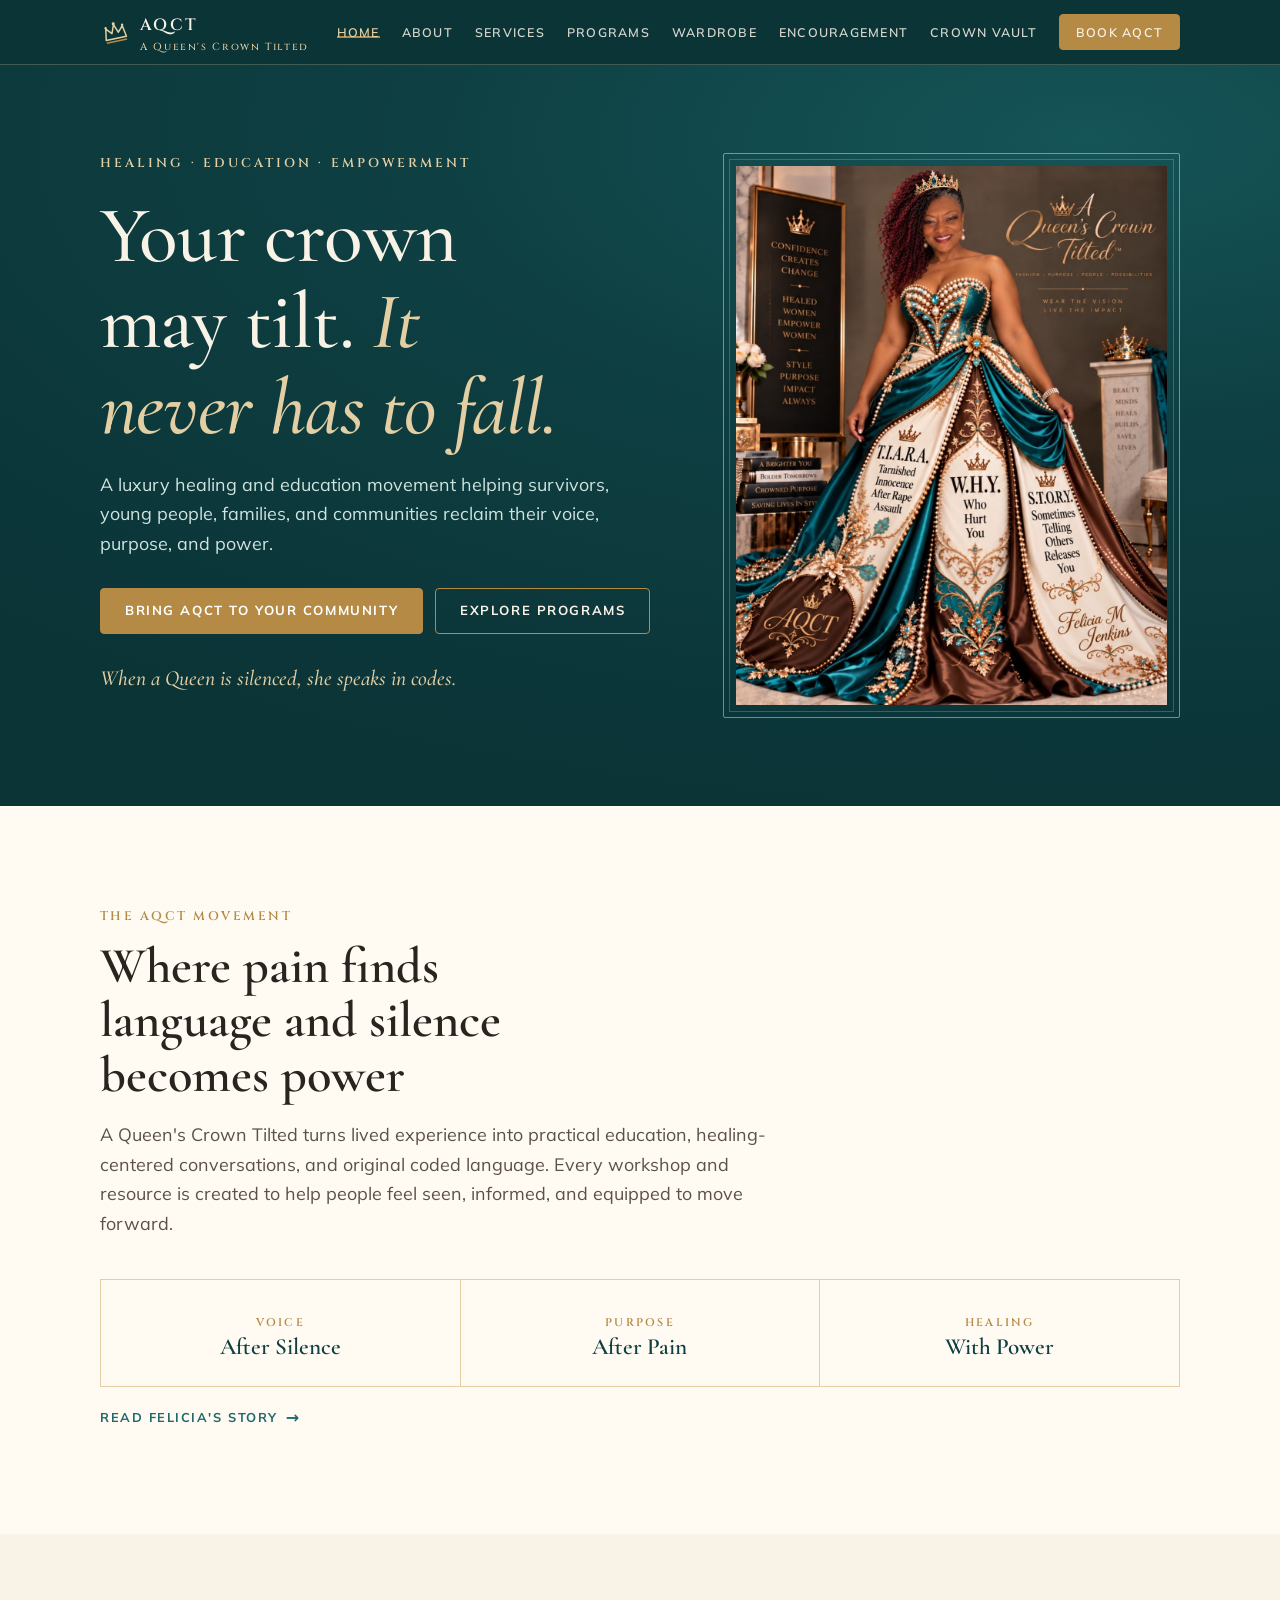
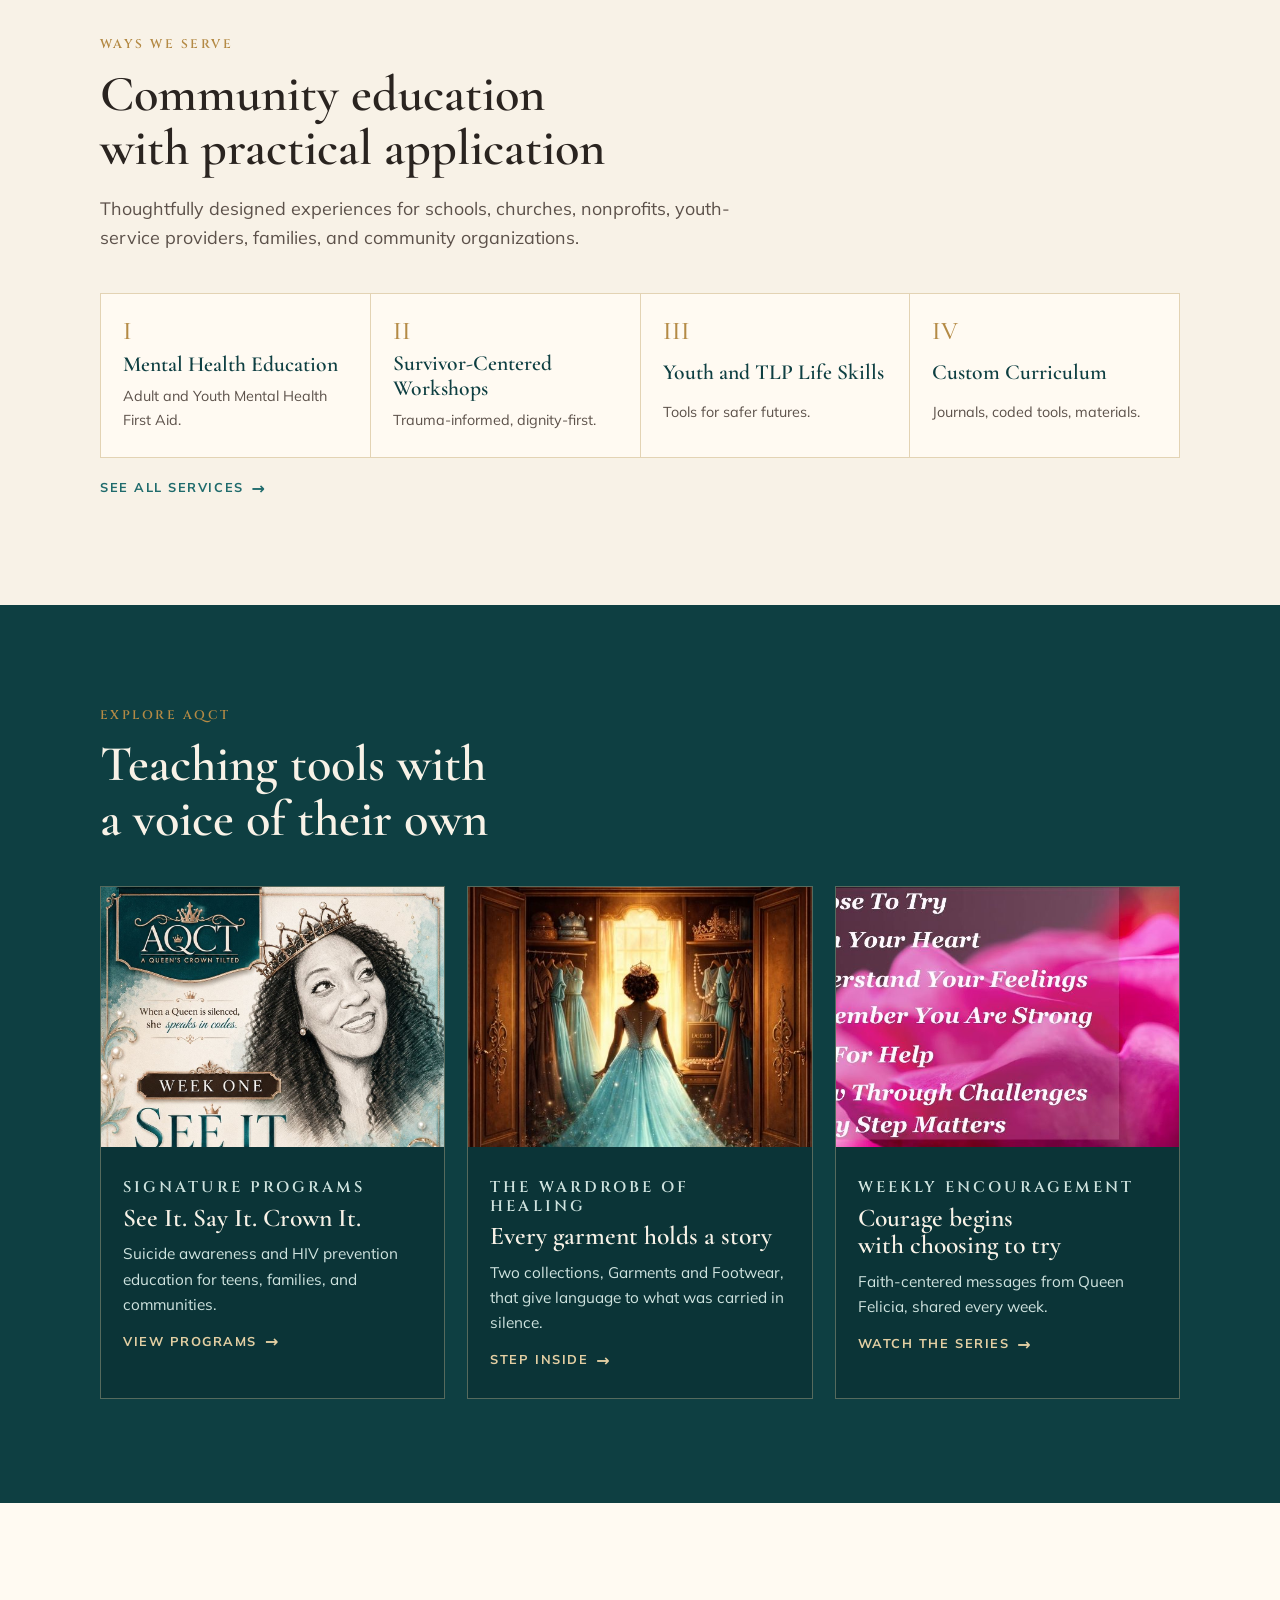
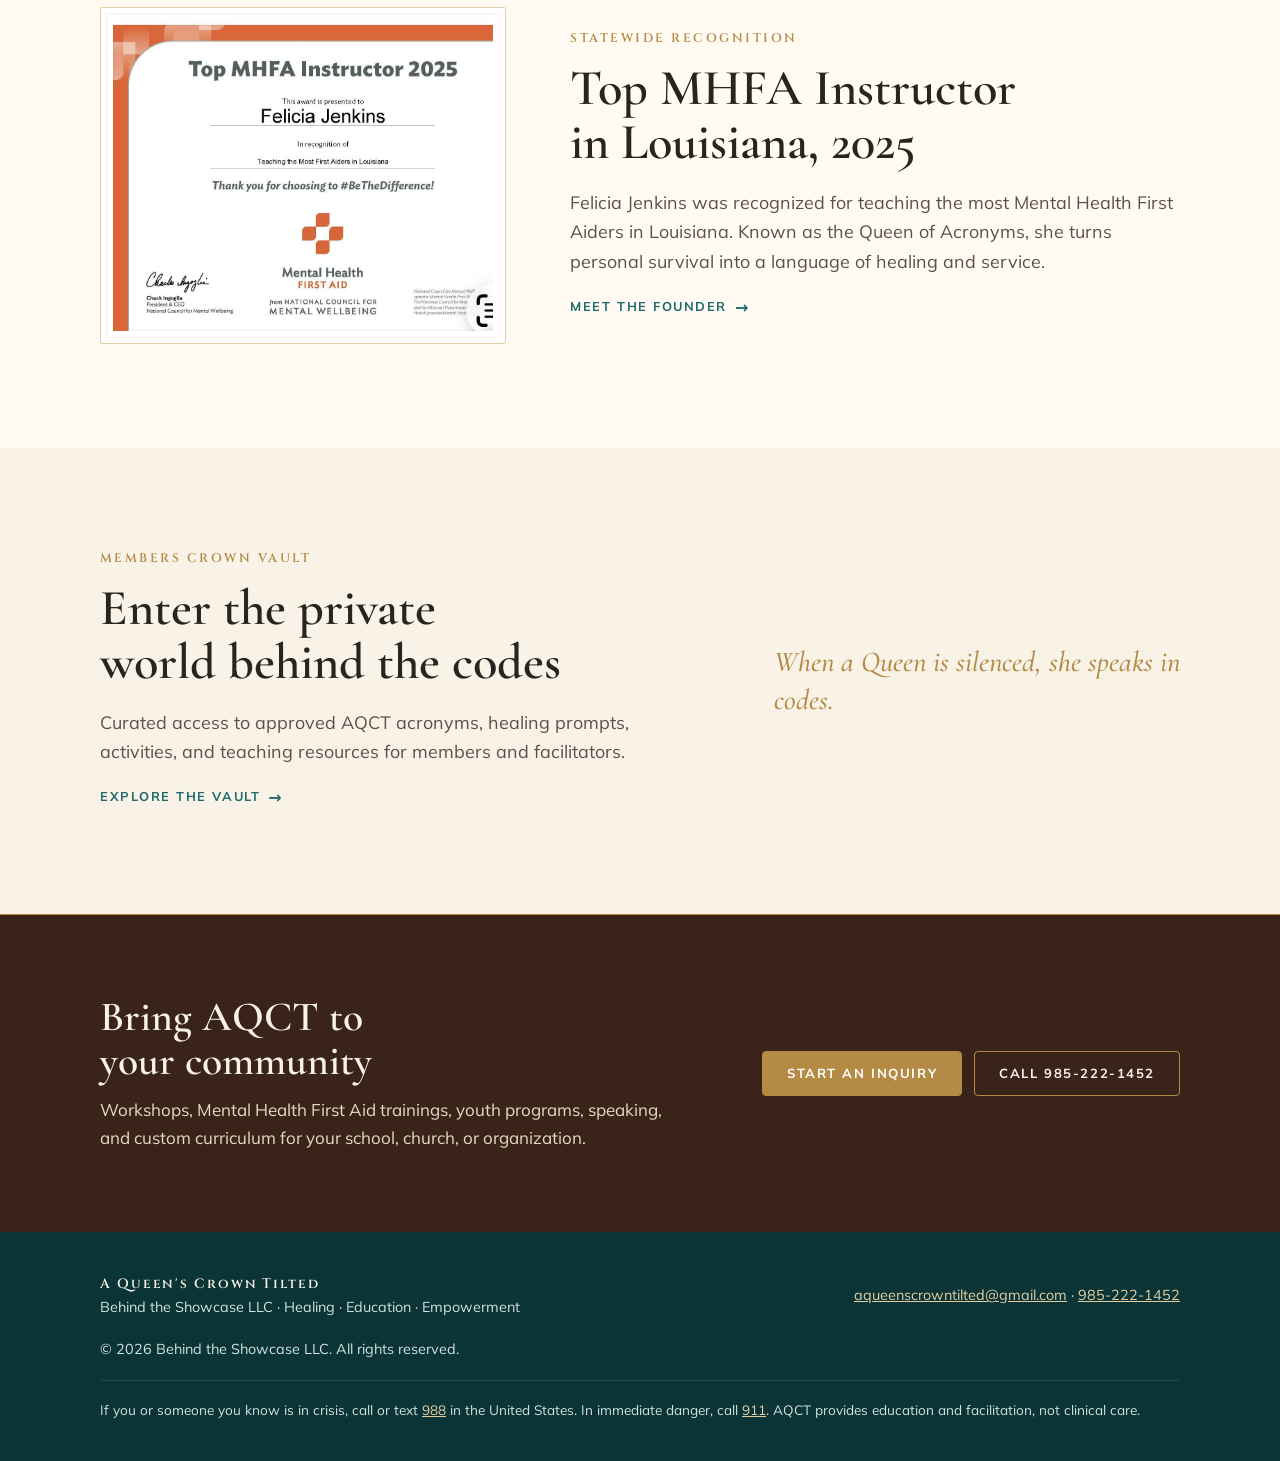
<file: index.html>
<!doctype html><html><head><meta charset=utf8><meta name=viewport content="width=device-width,initial-scale=1,viewport-fit=cover"><style>:root{color-scheme:light;box-sizing:border-box;padding-top:env(safe-area-inset-top,0px);padding-bottom:env(safe-area-inset-bottom,0px)}html{scroll-padding-top:env(safe-area-inset-top,0px)}body{margin:0;padding:0;font:14px -apple-system,BlinkMacSystemFont,sans-serif;background:#fff;color:#000}img{max-width:100%}[hidden]:not([hidden=until-found i]){display:none!important}</style></head><body>

<title>A Queen's Crown Tilted</title>
<meta name="claude:viewport-fit-sides" content="cover">
<meta name="description" content="Healing-centered education by A Queen's Crown Tilted: Mental Health First Aid, survivor-centered workshops, youth life skills, and custom curriculum in Louisiana.">
<meta name="theme-color" content="#0e3f42">
<meta property="og:type" content="website">
<meta property="og:site_name" content="A Queen's Crown Tilted">
<meta property="og:title" content="A Queen's Crown Tilted">
<meta property="og:description" content="Healing-centered education by A Queen's Crown Tilted: Mental Health First Aid, survivor-centered workshops, youth life skills, and custom curriculum in Louisiana.">
<meta property="og:image" content="assets/img/og-image.jpg">
<meta name="twitter:card" content="summary_large_image">
<link rel="icon" href="assets/favicon.svg" type="image/svg+xml">
<link rel="preconnect" href="https://fonts.googleapis.com">
<link rel="preconnect" href="https://fonts.gstatic.com" crossorigin>
<link rel="stylesheet" href="https://fonts.googleapis.com/css2?family=Cinzel:wght@500;600&family=Cormorant+Garamond:ital,wght@0,500;0,600;1,500&family=Mulish:wght@400;600;700&display=swap">
<link rel="stylesheet" href="assets/css/site.css">

<header class="site-head">
  <div class="wrap">
    <a class="brand" href="index.html" aria-label="A Queen's Crown Tilted, home">
      <svg viewBox="0 0 32 32" aria-hidden="true"><g transform="rotate(-12 16 16)"><path d="M5 23 L7 11 L12.5 17 L16 8 L19.5 17 L25 11 L27 23 Z" fill="none" stroke="#e3cfa3" stroke-width="1.6" stroke-linejoin="round"/><circle cx="16" cy="7" r="1.6" fill="#e3cfa3"/><circle cx="7" cy="10" r="1.3" fill="#e3cfa3"/><circle cx="25" cy="10" r="1.3" fill="#e3cfa3"/><path d="M5 26 H27" stroke="#b48a45" stroke-width="1.6"/></g></svg>
      <span><b>AQCT</b><small>A Queen's Crown Tilted</small></span>
    </a>
    <button class="menu-btn" id="menuBtn" aria-expanded="false" aria-controls="nav">Menu</button>
    <nav class="nav" id="nav" aria-label="Main">
      <a href="index.html" aria-current="page">Home</a>
      <a href="about.html">About</a>
      <a href="services.html">Services</a>
      <a href="programs.html">Programs</a>
      <a href="wardrobe.html">Wardrobe</a>
      <a href="encouragement.html">Encouragement</a>
      <a href="vault.html">Crown Vault</a>
      <a class="btn btn--gold" href="contact.html">Book AQCT</a>
    </nav>
  </div>
</header>
<main id="top">
<section class="hero" aria-labelledby="hero-title">
  <div class="wrap">
    <div>
      <p class="pillars">Healing · Education · Empowerment</p>
      <h1 id="hero-title">Your crown may tilt. <em>It never has to fall.</em></h1>
      <p class="lede">A luxury healing and education movement helping survivors, young people, families, and communities reclaim their voice, purpose, and power.</p>
      <div class="cta">
        <a class="btn btn--gold" href="contact.html">Bring AQCT to your community</a>
        <a class="btn btn--ghost" href="programs.html">Explore programs</a>
      </div>
      <p class="codes">When a Queen is silenced, she speaks in codes.</p>
    </div>
    <div class="frame">
      <img src="assets/img/hero-gown.jpg" width="1120" height="1400" alt="Felicia M. Jenkins in a teal and chocolate gown embroidered with AQCT acronyms including T.I.A.R.A., W.H.Y. and S.T.O.R.Y." fetchpriority="high">
    </div>
  </div>
</section><section class="band band--paper" id="movement" aria-labelledby="movement-title">
  <div class="wrap">
    <p class="eyebrow">The AQCT Movement</p>
    <h2 id="movement-title">Where pain finds language and silence becomes power</h2>
    <p class="lede">A Queen's Crown Tilted turns lived experience into practical education, healing-centered conversations, and original coded language. Every workshop and resource is created to help people feel seen, informed, and equipped to move forward.</p>
    <div class="trio">
      <div><span>Voice</span><b>After Silence</b></div>
      <div><span>Purpose</span><b>After Pain</b></div>
      <div><span>Healing</span><b>With Power</b></div>
    </div>
    <a class="more" href="about.html">Read Felicia's story</a>
  </div>
</section>
<section class="band" aria-labelledby="home-serve">
  <div class="wrap">
    <p class="eyebrow">Ways We Serve</p>
    <h2 id="home-serve">Community education with practical application</h2>
    <p class="lede">Thoughtfully designed experiences for schools, churches, nonprofits, youth-service providers, families, and community organizations.</p>
    <div class="svc-links">
      <a href="services.html#mhfa"><span>I</span><b>Mental Health Education</b><small>Adult and Youth Mental Health First Aid.</small></a>
      <a href="services.html#workshops"><span>II</span><b>Survivor-Centered Workshops</b><small>Trauma-informed, dignity-first.</small></a>
      <a href="services.html#youth"><span>III</span><b>Youth and TLP Life Skills</b><small>Tools for safer futures.</small></a>
      <a href="services.html#curriculum"><span>IV</span><b>Custom Curriculum</b><small>Journals, coded tools, materials.</small></a>
    </div>
    <a class="more" href="services.html">See all services</a>
  </div>
</section>

<section class="band band--teal" aria-labelledby="home-explore">
  <div class="wrap">
    <p class="eyebrow">Explore AQCT</p>
    <h2 id="home-explore">Teaching tools with a voice of their own</h2>
    <div class="explore">
      <a class="tile" href="programs.html"><img src="assets/img/week1-see-it.jpg" width="1120" height="1400" loading="lazy" alt="Week One, See It, from the AQCT suicide awareness series."><div><p class="eyebrow">Signature Programs</p><h3>See It. Say It. Crown It.</h3><p>Suicide awareness and HIV prevention education for teens, families, and communities.</p><span class="more">View programs</span></div></a>
      <a class="tile" href="wardrobe.html"><img src="assets/img/wardrobe-of-healing.jpg" width="571" height="900" loading="lazy" alt="A woman in a teal gown stands in a wardrobe rising from an open book."><div><p class="eyebrow">The Wardrobe of Healing</p><h3>Every garment holds a story</h3><p>Two collections, Garments and Footwear, that give language to what was carried in silence.</p><span class="more">Step inside</span></div></a>
      <a class="tile" href="encouragement.html"><img src="assets/img/courage.jpg" width="867" height="487" loading="lazy" alt="The C.O.U.R.A.G.E. acronym over pink petals."><div><p class="eyebrow">Weekly Encouragement</p><h3>Courage begins with choosing to try</h3><p>Faith-centered messages from Queen Felicia, shared every week.</p><span class="more">Watch the series</span></div></a>
    </div>
  </div>
</section>

<section class="band band--paper" aria-labelledby="home-proof">
  <div class="wrap proof">
    <div class="frame"><img src="assets/img/mhfa-award-2025.jpg" width="1093" height="892" loading="lazy" alt="Top MHFA Instructor 2025 certificate presented to Felicia Jenkins."></div>
    <div>
      <p class="eyebrow">Statewide Recognition</p>
      <h2 id="home-proof">Top MHFA Instructor in Louisiana, 2025</h2>
      <p class="lede">Felicia Jenkins was recognized for teaching the most Mental Health First Aiders in Louisiana. Known as the Queen of Acronyms, she turns personal survival into a language of healing and service.</p>
      <a class="more" href="about.html">Meet the founder</a>
    </div>
  </div>
</section>

<section class="band" aria-labelledby="home-vault">
  <div class="wrap proof" style="grid-template-columns:1.2fr .8fr">
    <div>
      <p class="eyebrow">Members Crown Vault</p>
      <h2 id="home-vault">Enter the private world behind the codes</h2>
      <p class="lede">Curated access to approved AQCT acronyms, healing prompts, activities, and teaching resources for members and facilitators.</p>
      <a class="more" href="vault.html">Explore the Vault</a>
    </div>
    <p class="codes" style="font-size:1.8rem">When a Queen is silenced, she speaks in codes.</p>
  </div>
</section>
<section class="cta-band" aria-label="Book AQCT">
  <div class="wrap">
    <div><h2>Bring AQCT to your community</h2><p>Workshops, Mental Health First Aid trainings, youth programs, speaking, and custom curriculum for your school, church, or organization.</p></div>
    <div class="actions"><a class="btn btn--gold" href="contact.html">Start an inquiry</a><a class="btn btn--ghost" href="tel:+19852221452">Call 985-222-1452</a></div>
  </div>
</section>
</main>
<footer>
  <div class="wrap">
    <div><b>A Queen's Crown Tilted</b><p>Behind the Showcase LLC · Healing · Education · Empowerment</p></div>
    <p><a href="contact.html" style="color:var(--gold-soft)">aqueenscrowntilted@gmail.com</a> · <a href="tel:+19852221452" style="color:var(--gold-soft)">985-222-1452</a></p>
    <p>© <span id="yr">2026</span> Behind the Showcase LLC. All rights reserved.</p>
    <p class="footer-988">If you or someone you know is in crisis, call or text <a href="tel:988">988</a> in the United States. In immediate danger, call <a href="tel:911">911</a>. AQCT provides education and facilitation, not clinical care.</p>
  </div>
</footer>
<dialog class="lb" id="lb" aria-label="Image viewer"><button type="button" id="lbClose">Close</button><img id="lbImg" alt=""></dialog>
<script src="assets/js/site.js"></script>

</body></html>
</file>
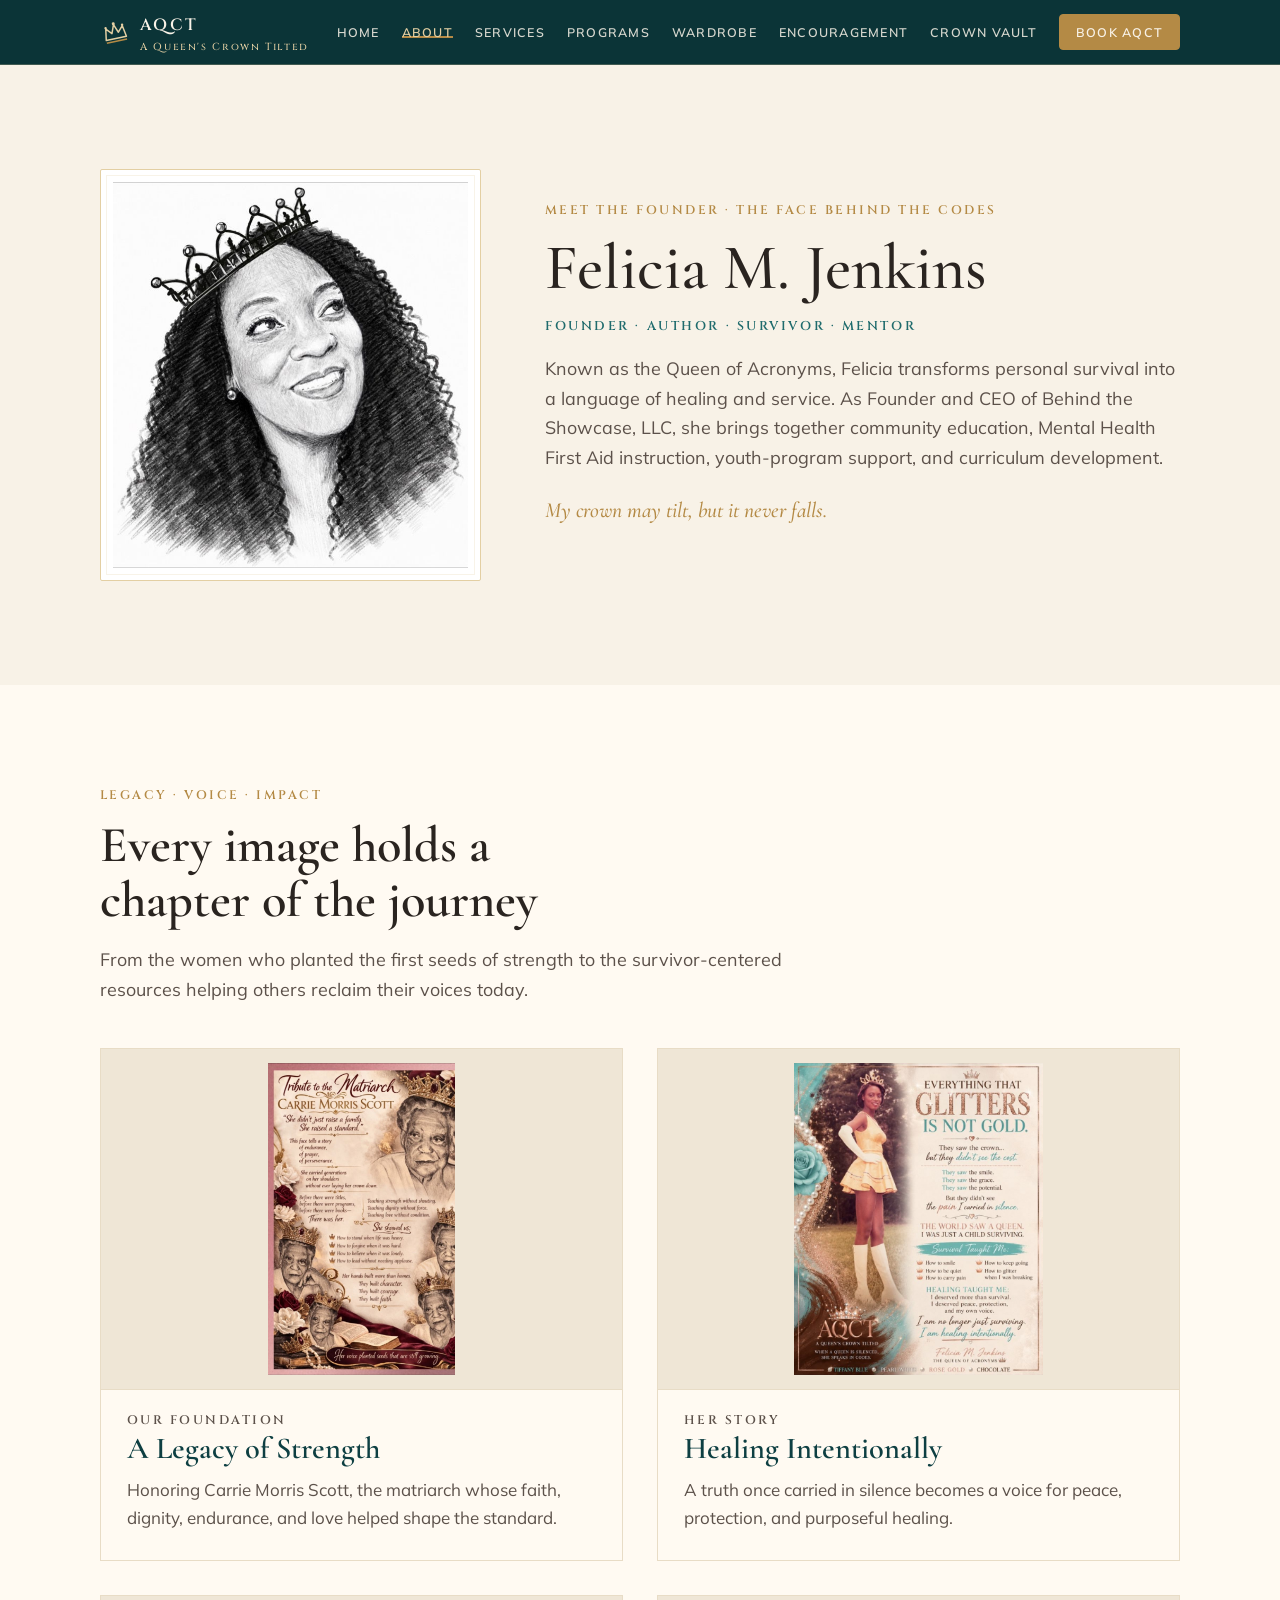
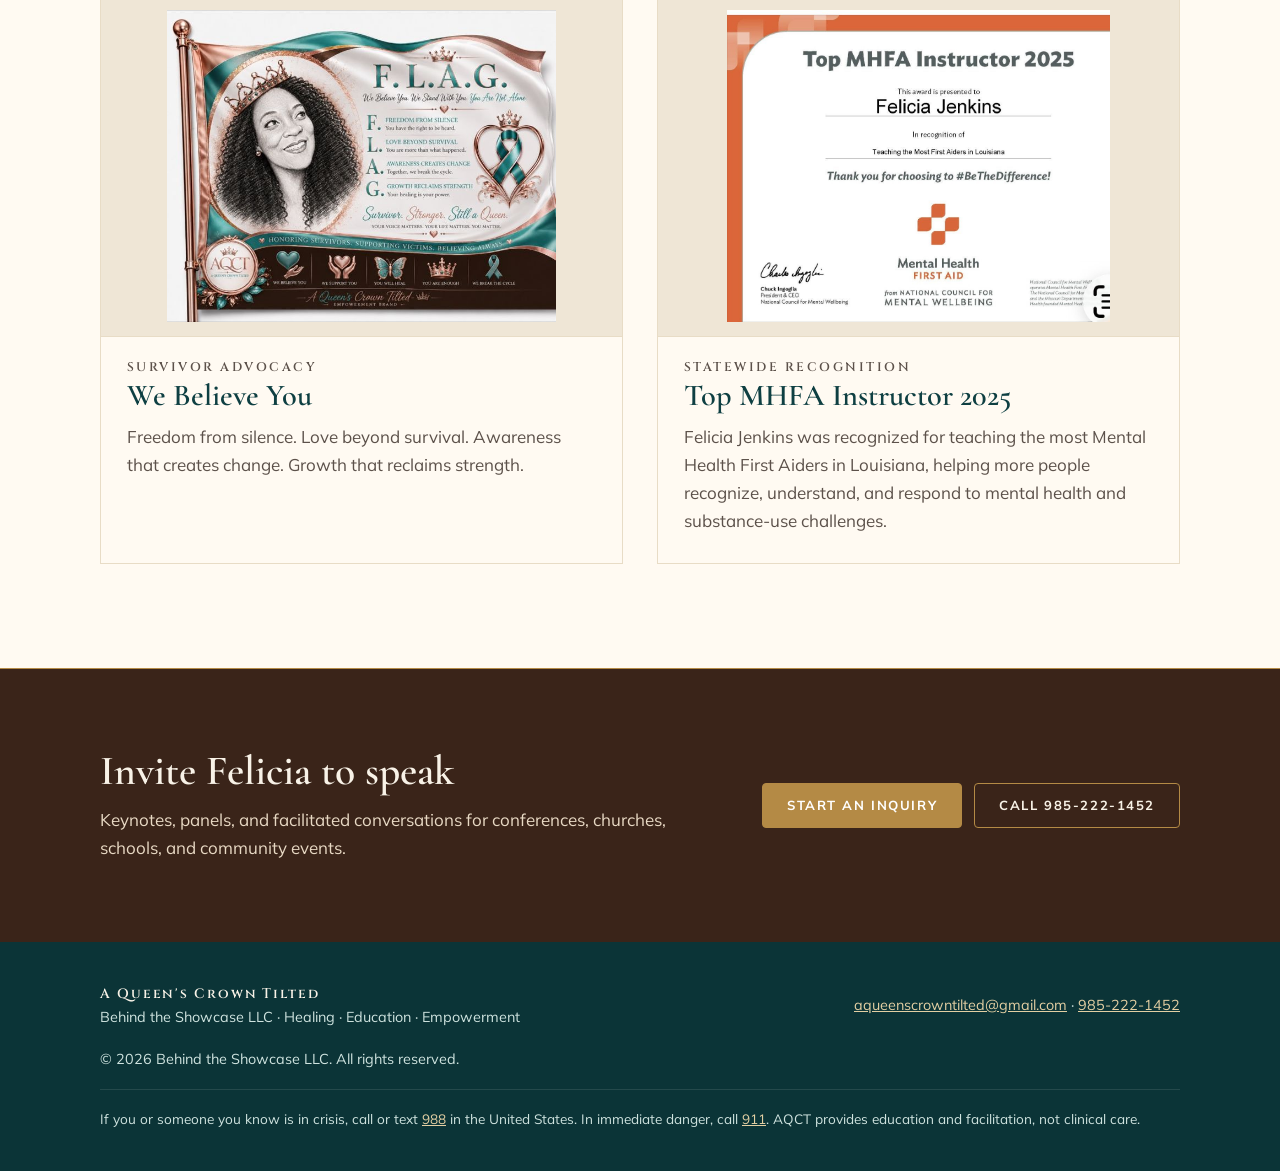
<file: about.html>
<!doctype html>
<html lang="en">
<head>
<meta charset="utf-8">
<meta name="viewport" content="width=device-width, initial-scale=1, viewport-fit=cover">
<title>About Felicia M. Jenkins | A Queen's Crown Tilted</title>
<meta name="claude:viewport-fit-sides" content="cover">
<meta name="description" content="Meet Felicia M. Jenkins, founder of A Queen's Crown Tilted and Behind the Showcase LLC, and Louisiana's Top MHFA Instructor of 2025.">
<meta name="theme-color" content="#0e3f42">
<meta property="og:type" content="website">
<meta property="og:site_name" content="A Queen's Crown Tilted">
<meta property="og:title" content="About Felicia M. Jenkins | A Queen's Crown Tilted">
<meta property="og:description" content="Meet Felicia M. Jenkins, founder of A Queen's Crown Tilted and Behind the Showcase LLC, and Louisiana's Top MHFA Instructor of 2025.">
<meta property="og:image" content="assets/img/og-image.jpg">
<meta name="twitter:card" content="summary_large_image">
<link rel="icon" href="assets/favicon.svg" type="image/svg+xml">
<link rel="preconnect" href="https://fonts.googleapis.com">
<link rel="preconnect" href="https://fonts.gstatic.com" crossorigin>
<link rel="stylesheet" href="https://fonts.googleapis.com/css2?family=Cinzel:wght@500;600&family=Cormorant+Garamond:ital,wght@0,500;0,600;1,500&family=Mulish:wght@400;600;700&display=swap">
<link rel="stylesheet" href="assets/css/site.css">
</head>
<body>
<header class="site-head">
  <div class="wrap">
    <a class="brand" href="index.html" aria-label="A Queen's Crown Tilted, home">
      <svg viewBox="0 0 32 32" aria-hidden="true"><g transform="rotate(-12 16 16)"><path d="M5 23 L7 11 L12.5 17 L16 8 L19.5 17 L25 11 L27 23 Z" fill="none" stroke="#e3cfa3" stroke-width="1.6" stroke-linejoin="round"/><circle cx="16" cy="7" r="1.6" fill="#e3cfa3"/><circle cx="7" cy="10" r="1.3" fill="#e3cfa3"/><circle cx="25" cy="10" r="1.3" fill="#e3cfa3"/><path d="M5 26 H27" stroke="#b48a45" stroke-width="1.6"/></g></svg>
      <span><b>AQCT</b><small>A Queen's Crown Tilted</small></span>
    </a>
    <button class="menu-btn" id="menuBtn" aria-expanded="false" aria-controls="nav">Menu</button>
    <nav class="nav" id="nav" aria-label="Main">
      <a href="index.html">Home</a>
      <a href="about.html" aria-current="page">About</a>
      <a href="services.html">Services</a>
      <a href="programs.html">Programs</a>
      <a href="wardrobe.html">Wardrobe</a>
      <a href="encouragement.html">Encouragement</a>
      <a href="vault.html">Crown Vault</a>
      <a class="btn btn--gold" href="contact.html">Book AQCT</a>
    </nav>
  </div>
</header>
<main id="top">
<section class="band" id="founder" aria-labelledby="founder-title">
  <div class="wrap founder">
    <div class="frame"><img src="assets/img/felicia-jenkins.jpg" width="706" height="768" loading="lazy" alt="Pencil-style portrait of Felicia M. Jenkins wearing a crown."></div>
    <div>
      <p class="eyebrow">Meet the Founder · The Face Behind the Codes</p>
      <h1 class="page-title" id="founder-title">Felicia M. Jenkins</h1>
      <p class="roles">Founder · Author · Survivor · Mentor</p>
      <p class="lede">Known as the Queen of Acronyms, Felicia transforms personal survival into a language of healing and service. As Founder and CEO of Behind the Showcase, LLC, she brings together community education, Mental Health First Aid instruction, youth-program support, and curriculum development.</p>
      <p class="codes" style="margin-top:24px">My crown may tilt, but it never falls.</p>
    </div>
  </div>
</section><section class="band band--paper" id="legacy" aria-labelledby="legacy-title">
  <div class="wrap">
    <p class="eyebrow">Legacy · Voice · Impact</p>
    <h2 id="legacy-title">Every image holds a chapter of the journey</h2>
    <p class="lede">From the women who planted the first seeds of strength to the survivor-centered resources helping others reclaim their voices today.</p>
    <div class="chapters">
      <article class="chapter">
        <button type="button" data-full="assets/img/matriarch-carrie-morris-scott.jpg" aria-label="Enlarge Tribute to the Matriarch"><img src="assets/img/matriarch-carrie-morris-scott.jpg" width="706" height="1173" loading="lazy" alt="Tribute to the Matriarch, Carrie Morris Scott: She didn't just raise a family. She raised a standard."></button>
        <div class="body"><p class="eyebrow">Our Foundation</p><h3>A Legacy of Strength</h3><p>Honoring Carrie Morris Scott, the matriarch whose faith, dignity, endurance, and love helped shape the standard.</p></div>
      </article>
      <article class="chapter">
        <button type="button" data-full="assets/img/her-story.jpg" aria-label="Enlarge Everything That Glitters Is Not Gold"><img src="assets/img/her-story.jpg" width="706" height="882" loading="lazy" alt="Everything That Glitters Is Not Gold: The world saw a queen. I was just a child surviving. I am no longer just surviving. I am healing intentionally."></button>
        <div class="body"><p class="eyebrow">Her Story</p><h3>Healing Intentionally</h3><p>A truth once carried in silence becomes a voice for peace, protection, and purposeful healing.</p></div>
      </article>
      <article class="chapter">
        <button type="button" data-full="assets/img/flag-we-believe-you.jpg" aria-label="Enlarge F.L.A.G., We Believe You"><img src="assets/img/flag-we-believe-you.jpg" width="706" height="566" loading="lazy" alt="F.L.A.G. survivor advocacy flag: We Believe You."></button>
        <div class="body"><p class="eyebrow">Survivor Advocacy</p><h3>We Believe You</h3><p>Freedom from silence. Love beyond survival. Awareness that creates change. Growth that reclaims strength.</p></div>
      </article>
      <article class="chapter">
        <button type="button" data-full="assets/img/mhfa-award-2025.jpg" aria-label="Enlarge Top MHFA Instructor 2025 certificate"><img src="assets/img/mhfa-award-2025.jpg" width="1093" height="892" loading="lazy" alt="Top MHFA Instructor 2025 certificate presented to Felicia Jenkins by Mental Health First Aid from the National Council for Mental Wellbeing, for teaching the most First Aiders in Louisiana."></button>
        <div class="body"><p class="eyebrow">Statewide Recognition</p><h3>Top MHFA Instructor 2025</h3><p>Felicia Jenkins was recognized for teaching the most Mental Health First Aiders in Louisiana, helping more people recognize, understand, and respond to mental health and substance-use challenges.</p></div>
      </article>
    </div>
  </div>
</section><section class="cta-band" aria-label="Book AQCT">
  <div class="wrap">
    <div><h2>Invite Felicia to speak</h2><p>Keynotes, panels, and facilitated conversations for conferences, churches, schools, and community events.</p></div>
    <div class="actions"><a class="btn btn--gold" href="contact.html#speaking">Start an inquiry</a><a class="btn btn--ghost" href="tel:+19852221452">Call 985-222-1452</a></div>
  </div>
</section>
</main>
<footer>
  <div class="wrap">
    <div><b>A Queen's Crown Tilted</b><p>Behind the Showcase LLC · Healing · Education · Empowerment</p></div>
    <p><a href="contact.html" style="color:var(--gold-soft)">aqueenscrowntilted@gmail.com</a> · <a href="tel:+19852221452" style="color:var(--gold-soft)">985-222-1452</a></p>
    <p>© <span id="yr">2026</span> Behind the Showcase LLC. All rights reserved.</p>
    <p class="footer-988">If you or someone you know is in crisis, call or text <a href="tel:988">988</a> in the United States. In immediate danger, call <a href="tel:911">911</a>. AQCT provides education and facilitation, not clinical care.</p>
  </div>
</footer>
<dialog class="lb" id="lb" aria-label="Image viewer"><button type="button" id="lbClose">Close</button><img id="lbImg" alt=""></dialog>
<script src="assets/js/site.js"></script>
</body>
</html>
</file>
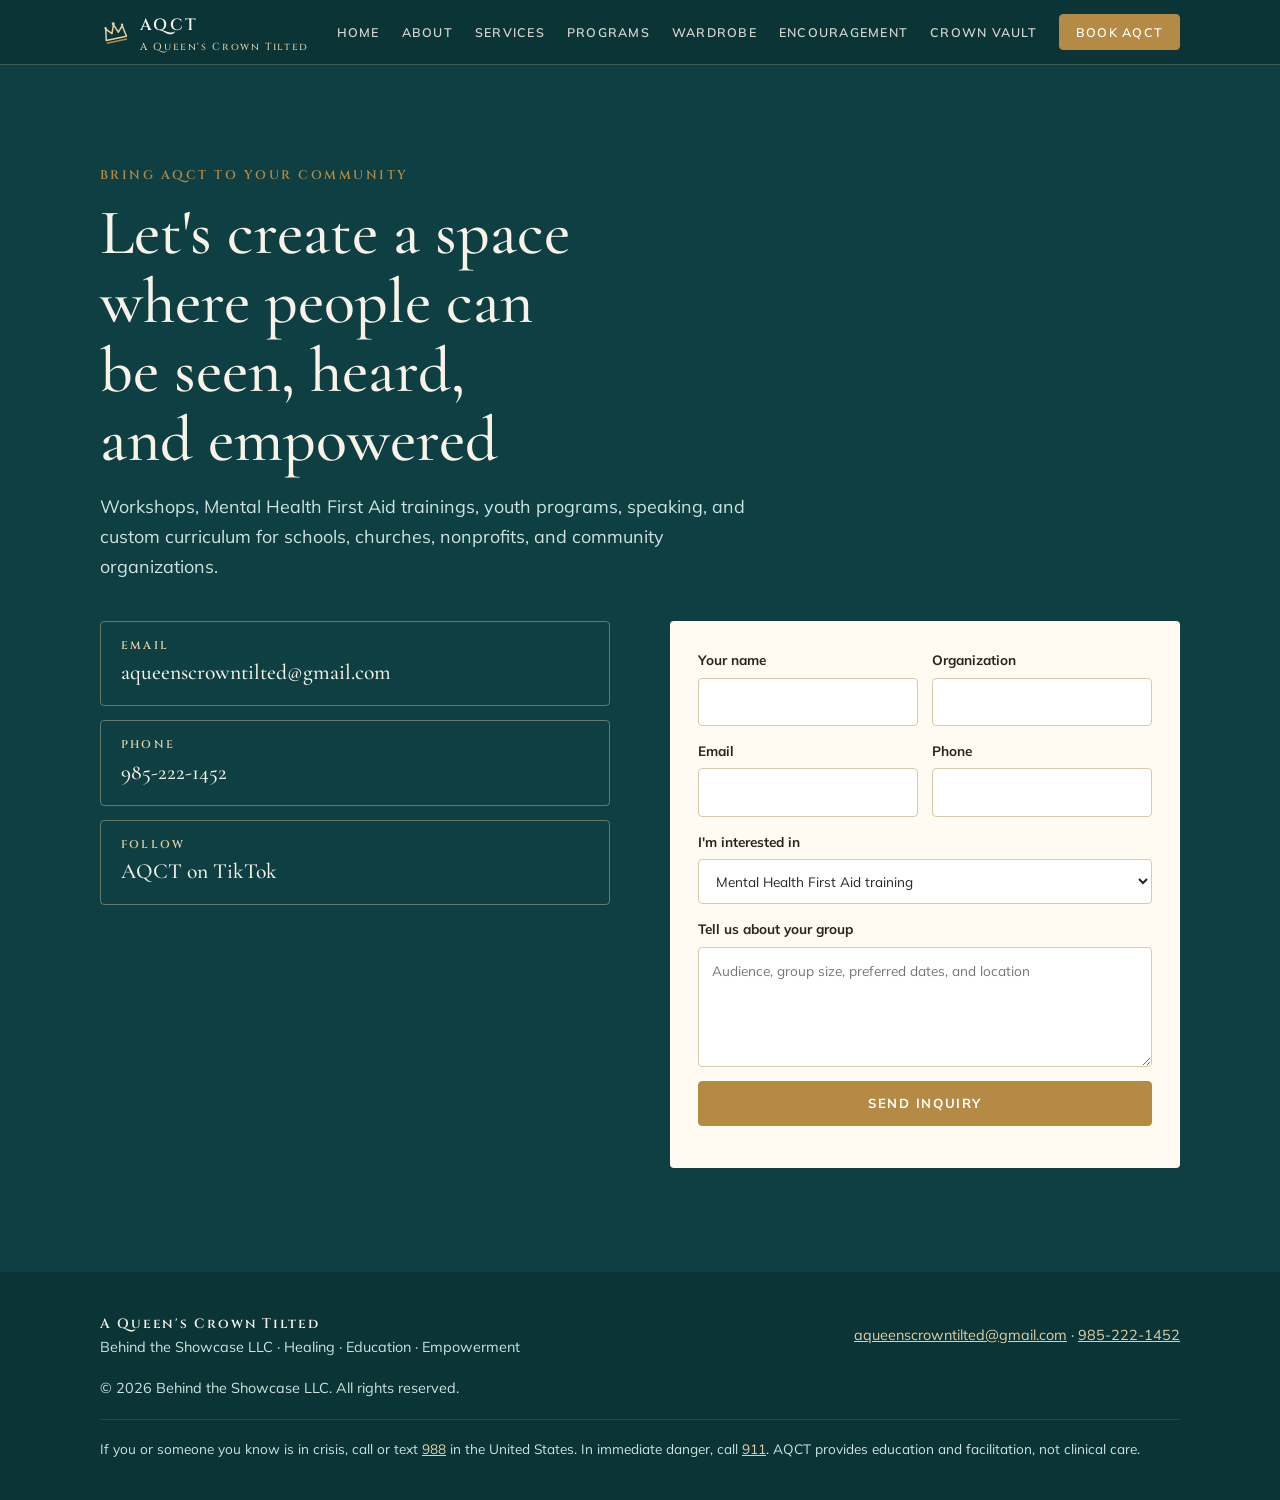
<file: contact.html>
<!doctype html>
<html lang="en">
<head>
<meta charset="utf-8">
<meta name="viewport" content="width=device-width, initial-scale=1, viewport-fit=cover">
<title>Contact | A Queen's Crown Tilted</title>
<meta name="claude:viewport-fit-sides" content="cover">
<meta name="description" content="Book A Queen's Crown Tilted for workshops, Mental Health First Aid trainings, youth programs, and speaking.">
<meta name="theme-color" content="#0e3f42">
<meta property="og:type" content="website">
<meta property="og:site_name" content="A Queen's Crown Tilted">
<meta property="og:title" content="Contact | A Queen's Crown Tilted">
<meta property="og:description" content="Book A Queen's Crown Tilted for workshops, Mental Health First Aid trainings, youth programs, and speaking.">
<meta property="og:image" content="assets/img/og-image.jpg">
<meta name="twitter:card" content="summary_large_image">
<link rel="icon" href="assets/favicon.svg" type="image/svg+xml">
<link rel="preconnect" href="https://fonts.googleapis.com">
<link rel="preconnect" href="https://fonts.gstatic.com" crossorigin>
<link rel="stylesheet" href="https://fonts.googleapis.com/css2?family=Cinzel:wght@500;600&family=Cormorant+Garamond:ital,wght@0,500;0,600;1,500&family=Mulish:wght@400;600;700&display=swap">
<link rel="stylesheet" href="assets/css/site.css">
</head>
<body>
<header class="site-head">
  <div class="wrap">
    <a class="brand" href="index.html" aria-label="A Queen's Crown Tilted, home">
      <svg viewBox="0 0 32 32" aria-hidden="true"><g transform="rotate(-12 16 16)"><path d="M5 23 L7 11 L12.5 17 L16 8 L19.5 17 L25 11 L27 23 Z" fill="none" stroke="#e3cfa3" stroke-width="1.6" stroke-linejoin="round"/><circle cx="16" cy="7" r="1.6" fill="#e3cfa3"/><circle cx="7" cy="10" r="1.3" fill="#e3cfa3"/><circle cx="25" cy="10" r="1.3" fill="#e3cfa3"/><path d="M5 26 H27" stroke="#b48a45" stroke-width="1.6"/></g></svg>
      <span><b>AQCT</b><small>A Queen's Crown Tilted</small></span>
    </a>
    <button class="menu-btn" id="menuBtn" aria-expanded="false" aria-controls="nav">Menu</button>
    <nav class="nav" id="nav" aria-label="Main">
      <a href="index.html">Home</a>
      <a href="about.html">About</a>
      <a href="services.html">Services</a>
      <a href="programs.html">Programs</a>
      <a href="wardrobe.html">Wardrobe</a>
      <a href="encouragement.html">Encouragement</a>
      <a href="vault.html">Crown Vault</a>
      <a class="btn btn--gold" href="contact.html" aria-current="page">Book AQCT</a>
    </nav>
  </div>
</header>
<main id="top">
<section class="band band--teal" id="contact" aria-labelledby="contact-title">
  <div class="wrap">
    <p class="eyebrow">Bring AQCT to Your Community</p>
    <h1 class="page-title" id="contact-title">Let's create a space where people can be seen, heard, and empowered</h1>
    <p class="lede">Workshops, Mental Health First Aid trainings, youth programs, speaking, and custom curriculum for schools, churches, nonprofits, and community organizations.</p>
    <div class="contact">
      <div class="direct">
        <div><span>Email</span><a href="mailto:aqueenscrowntilted@gmail.com">aqueenscrowntilted@gmail.com</a></div>
        <div><span>Phone</span><a href="tel:+19852221452">985-222-1452</a></div>
        <div><span>Follow</span><a href="https://www.tiktok.com/t/ZTUBVh8QJ/" target="_blank" rel="noopener">AQCT on TikTok</a></div>
      </div>
      <form id="inquiry" novalidate>
        <div class="row2">
          <label for="f-name">Your name<input id="f-name" name="name" autocomplete="name" required></label>
          <label for="f-org">Organization<input id="f-org" name="org" autocomplete="organization"></label>
        </div>
        <div class="row2">
          <label for="f-email">Email<input id="f-email" name="email" type="email" autocomplete="email" required></label>
          <label for="f-phone">Phone<input id="f-phone" name="phone" type="tel" autocomplete="tel"></label>
        </div>
        <label for="f-topic">I'm interested in
          <select id="f-topic" name="topic">
            <option>Mental Health First Aid training</option>
            <option>Survivor-centered workshop</option>
            <option>Youth and TLP life skills</option>
            <option>Suicide awareness series</option>
            <option>HIV prevention education</option>
            <option>Custom curriculum or resources</option>
            <option>Speaking engagement</option>
            <option>Crown Vault membership</option>
            <option>Something else</option>
          </select>
        </label>
        <label for="f-msg">Tell us about your group<textarea id="f-msg" name="message" placeholder="Audience, group size, preferred dates, and location"></textarea></label>
        <button class="btn btn--gold" type="submit">Send inquiry</button>
        <p class="form-msg" id="formMsg" aria-live="polite"></p>
      </form>
    </div>
  </div>
</section>
</main>
<footer>
  <div class="wrap">
    <div><b>A Queen's Crown Tilted</b><p>Behind the Showcase LLC · Healing · Education · Empowerment</p></div>
    <p><a href="contact.html" style="color:var(--gold-soft)">aqueenscrowntilted@gmail.com</a> · <a href="tel:+19852221452" style="color:var(--gold-soft)">985-222-1452</a></p>
    <p>© <span id="yr">2026</span> Behind the Showcase LLC. All rights reserved.</p>
    <p class="footer-988">If you or someone you know is in crisis, call or text <a href="tel:988">988</a> in the United States. In immediate danger, call <a href="tel:911">911</a>. AQCT provides education and facilitation, not clinical care.</p>
  </div>
</footer>
<dialog class="lb" id="lb" aria-label="Image viewer"><button type="button" id="lbClose">Close</button><img id="lbImg" alt=""></dialog>
<script src="assets/js/site.js"></script>
</body>
</html>
</file>
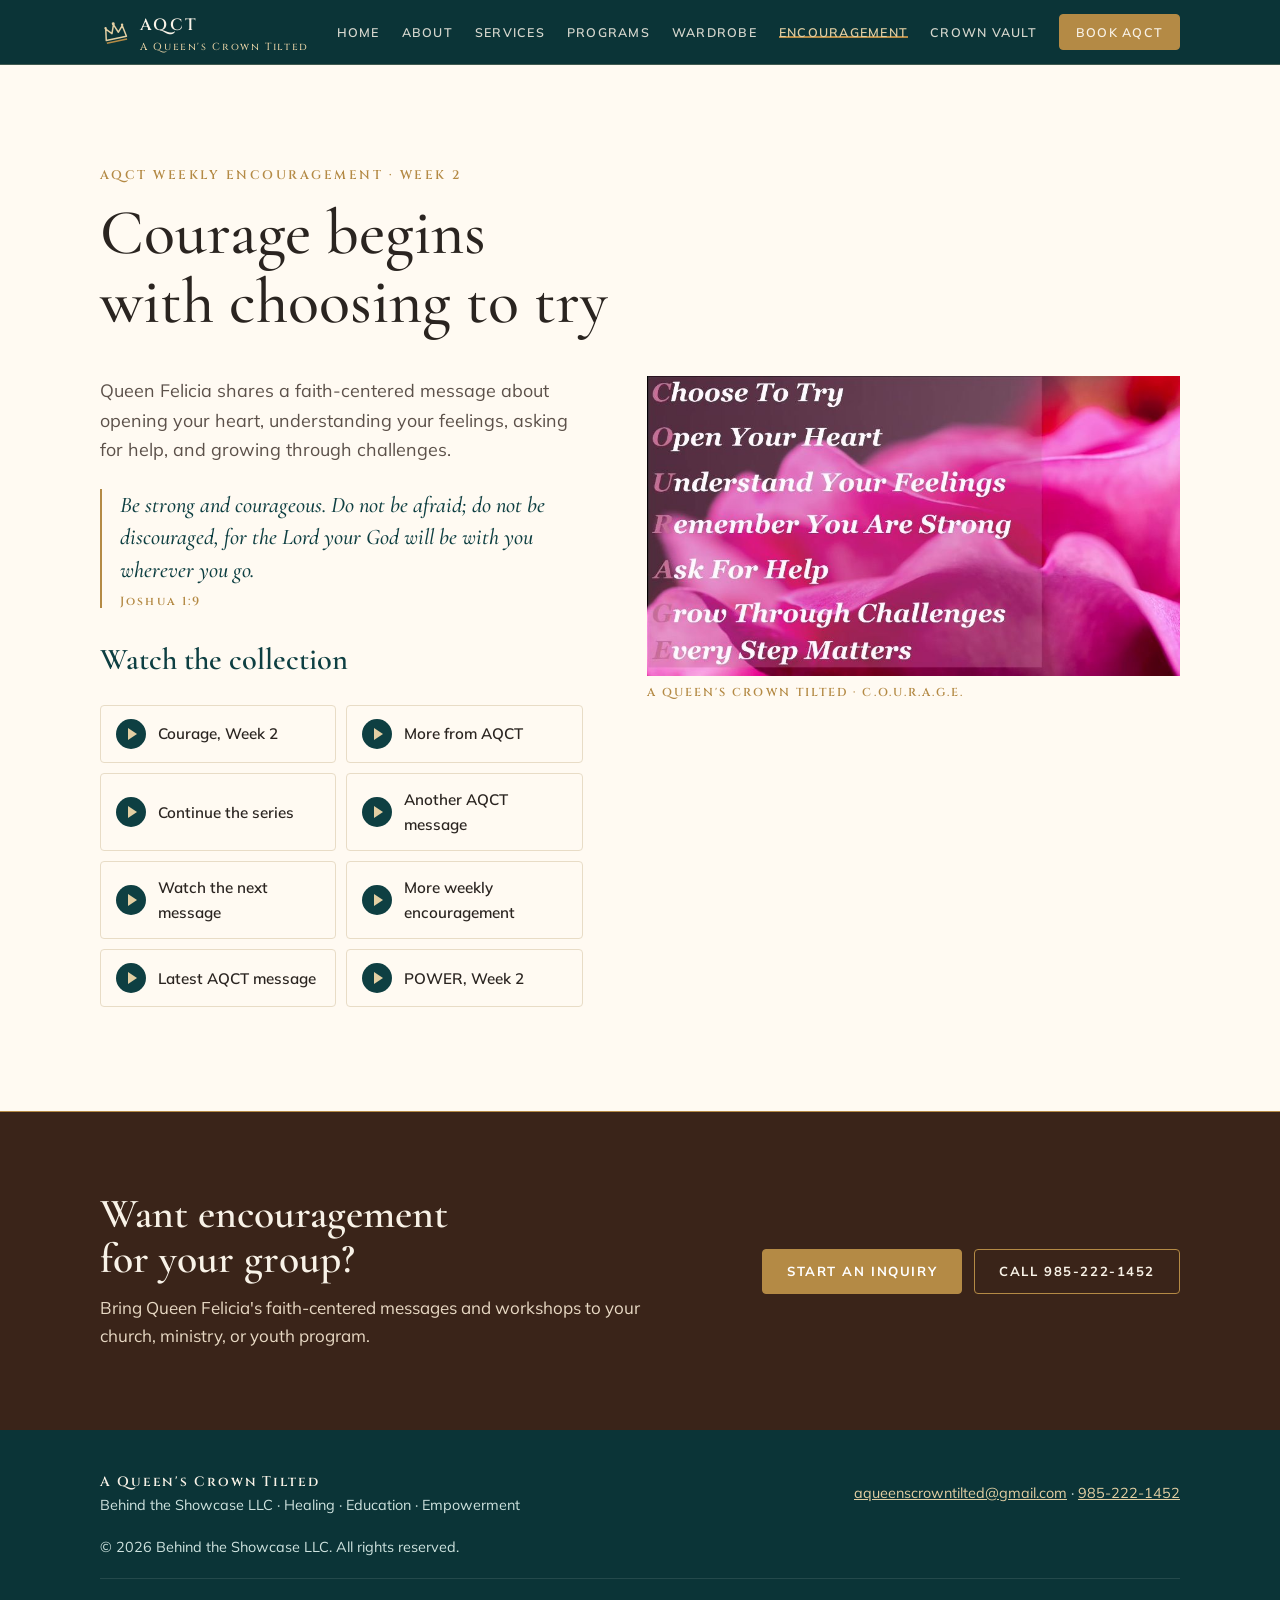
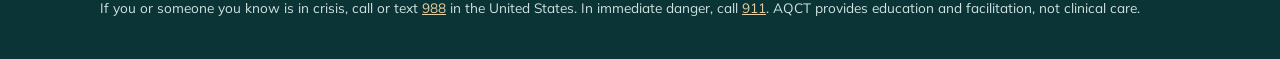
<file: encouragement.html>
<!doctype html>
<html lang="en">
<head>
<meta charset="utf-8">
<meta name="viewport" content="width=device-width, initial-scale=1, viewport-fit=cover">
<title>Weekly Encouragement | A Queen's Crown Tilted</title>
<meta name="claude:viewport-fit-sides" content="cover">
<meta name="description" content="Faith-centered weekly encouragement from Queen Felicia. Watch the C.O.U.R.A.G.E. series.">
<meta name="theme-color" content="#0e3f42">
<meta property="og:type" content="website">
<meta property="og:site_name" content="A Queen's Crown Tilted">
<meta property="og:title" content="Weekly Encouragement | A Queen's Crown Tilted">
<meta property="og:description" content="Faith-centered weekly encouragement from Queen Felicia. Watch the C.O.U.R.A.G.E. series.">
<meta property="og:image" content="assets/img/og-image.jpg">
<meta name="twitter:card" content="summary_large_image">
<link rel="icon" href="assets/favicon.svg" type="image/svg+xml">
<link rel="preconnect" href="https://fonts.googleapis.com">
<link rel="preconnect" href="https://fonts.gstatic.com" crossorigin>
<link rel="stylesheet" href="https://fonts.googleapis.com/css2?family=Cinzel:wght@500;600&family=Cormorant+Garamond:ital,wght@0,500;0,600;1,500&family=Mulish:wght@400;600;700&display=swap">
<link rel="stylesheet" href="assets/css/site.css">
</head>
<body>
<header class="site-head">
  <div class="wrap">
    <a class="brand" href="index.html" aria-label="A Queen's Crown Tilted, home">
      <svg viewBox="0 0 32 32" aria-hidden="true"><g transform="rotate(-12 16 16)"><path d="M5 23 L7 11 L12.5 17 L16 8 L19.5 17 L25 11 L27 23 Z" fill="none" stroke="#e3cfa3" stroke-width="1.6" stroke-linejoin="round"/><circle cx="16" cy="7" r="1.6" fill="#e3cfa3"/><circle cx="7" cy="10" r="1.3" fill="#e3cfa3"/><circle cx="25" cy="10" r="1.3" fill="#e3cfa3"/><path d="M5 26 H27" stroke="#b48a45" stroke-width="1.6"/></g></svg>
      <span><b>AQCT</b><small>A Queen's Crown Tilted</small></span>
    </a>
    <button class="menu-btn" id="menuBtn" aria-expanded="false" aria-controls="nav">Menu</button>
    <nav class="nav" id="nav" aria-label="Main">
      <a href="index.html">Home</a>
      <a href="about.html">About</a>
      <a href="services.html">Services</a>
      <a href="programs.html">Programs</a>
      <a href="wardrobe.html">Wardrobe</a>
      <a href="encouragement.html" aria-current="page">Encouragement</a>
      <a href="vault.html">Crown Vault</a>
      <a class="btn btn--gold" href="contact.html">Book AQCT</a>
    </nav>
  </div>
</header>
<main id="top">
<section class="band band--paper" id="encouragement" aria-labelledby="enc-title">
  <div class="wrap">
    <p class="eyebrow">AQCT Weekly Encouragement · Week 2</p>
    <h1 class="page-title" id="enc-title">Courage begins with choosing to try</h1>
    <div class="enc">
      <div>
        <p class="lede" style="margin-top:0">Queen Felicia shares a faith-centered message about opening your heart, understanding your feelings, asking for help, and growing through challenges.</p>
        <blockquote class="verse">Be strong and courageous. Do not be afraid; do not be discouraged, for the Lord your God will be with you wherever you go.<cite>Joshua 1:9</cite></blockquote>
        <h3 style="margin-top:36px;color:var(--teal-800)">Watch the collection</h3>
        <div class="videos">
          <a href="https://www.tiktok.com/t/ZTUBVh8QJ/" target="_blank" rel="noopener"><i></i>Courage, Week 2</a>
          <a href="https://www.tiktok.com/t/ZTUBVsBBC/" target="_blank" rel="noopener"><i></i>More from AQCT</a>
          <a href="https://www.tiktok.com/t/ZTUBqedsA/" target="_blank" rel="noopener"><i></i>Continue the series</a>
          <a href="https://www.tiktok.com/t/ZTUBVq4MB/" target="_blank" rel="noopener"><i></i>Another AQCT message</a>
          <a href="https://www.tiktok.com/t/ZTUBV76CU/" target="_blank" rel="noopener"><i></i>Watch the next message</a>
          <a href="https://www.tiktok.com/t/ZTUBqJPnS/" target="_blank" rel="noopener"><i></i>More weekly encouragement</a>
          <a href="https://www.tiktok.com/t/ZTUBVGpNX/" target="_blank" rel="noopener"><i></i>Latest AQCT message</a>
          <a href="https://www.tiktok.com/t/ZTUBbHDWw/" target="_blank" rel="noopener"><i></i>POWER, Week 2</a>
        </div>
      </div>
      <figure>
        <img src="assets/img/courage.jpg" width="867" height="487" loading="lazy" alt="C.O.U.R.A.G.E.: Choose to try, Open your heart, Understand your feelings, Remember you are strong, Ask for help, Grow through challenges, Every step matters.">
        <figcaption>A Queen's Crown Tilted · C.O.U.R.A.G.E.</figcaption>
      </figure>
    </div>
  </div>
</section><section class="cta-band" aria-label="Book AQCT">
  <div class="wrap">
    <div><h2>Want encouragement for your group?</h2><p>Bring Queen Felicia's faith-centered messages and workshops to your church, ministry, or youth program.</p></div>
    <div class="actions"><a class="btn btn--gold" href="contact.html#speaking">Start an inquiry</a><a class="btn btn--ghost" href="tel:+19852221452">Call 985-222-1452</a></div>
  </div>
</section>
</main>
<footer>
  <div class="wrap">
    <div><b>A Queen's Crown Tilted</b><p>Behind the Showcase LLC · Healing · Education · Empowerment</p></div>
    <p><a href="contact.html" style="color:var(--gold-soft)">aqueenscrowntilted@gmail.com</a> · <a href="tel:+19852221452" style="color:var(--gold-soft)">985-222-1452</a></p>
    <p>© <span id="yr">2026</span> Behind the Showcase LLC. All rights reserved.</p>
    <p class="footer-988">If you or someone you know is in crisis, call or text <a href="tel:988">988</a> in the United States. In immediate danger, call <a href="tel:911">911</a>. AQCT provides education and facilitation, not clinical care.</p>
  </div>
</footer>
<dialog class="lb" id="lb" aria-label="Image viewer"><button type="button" id="lbClose">Close</button><img id="lbImg" alt=""></dialog>
<script src="assets/js/site.js"></script>
</body>
</html>
</file>
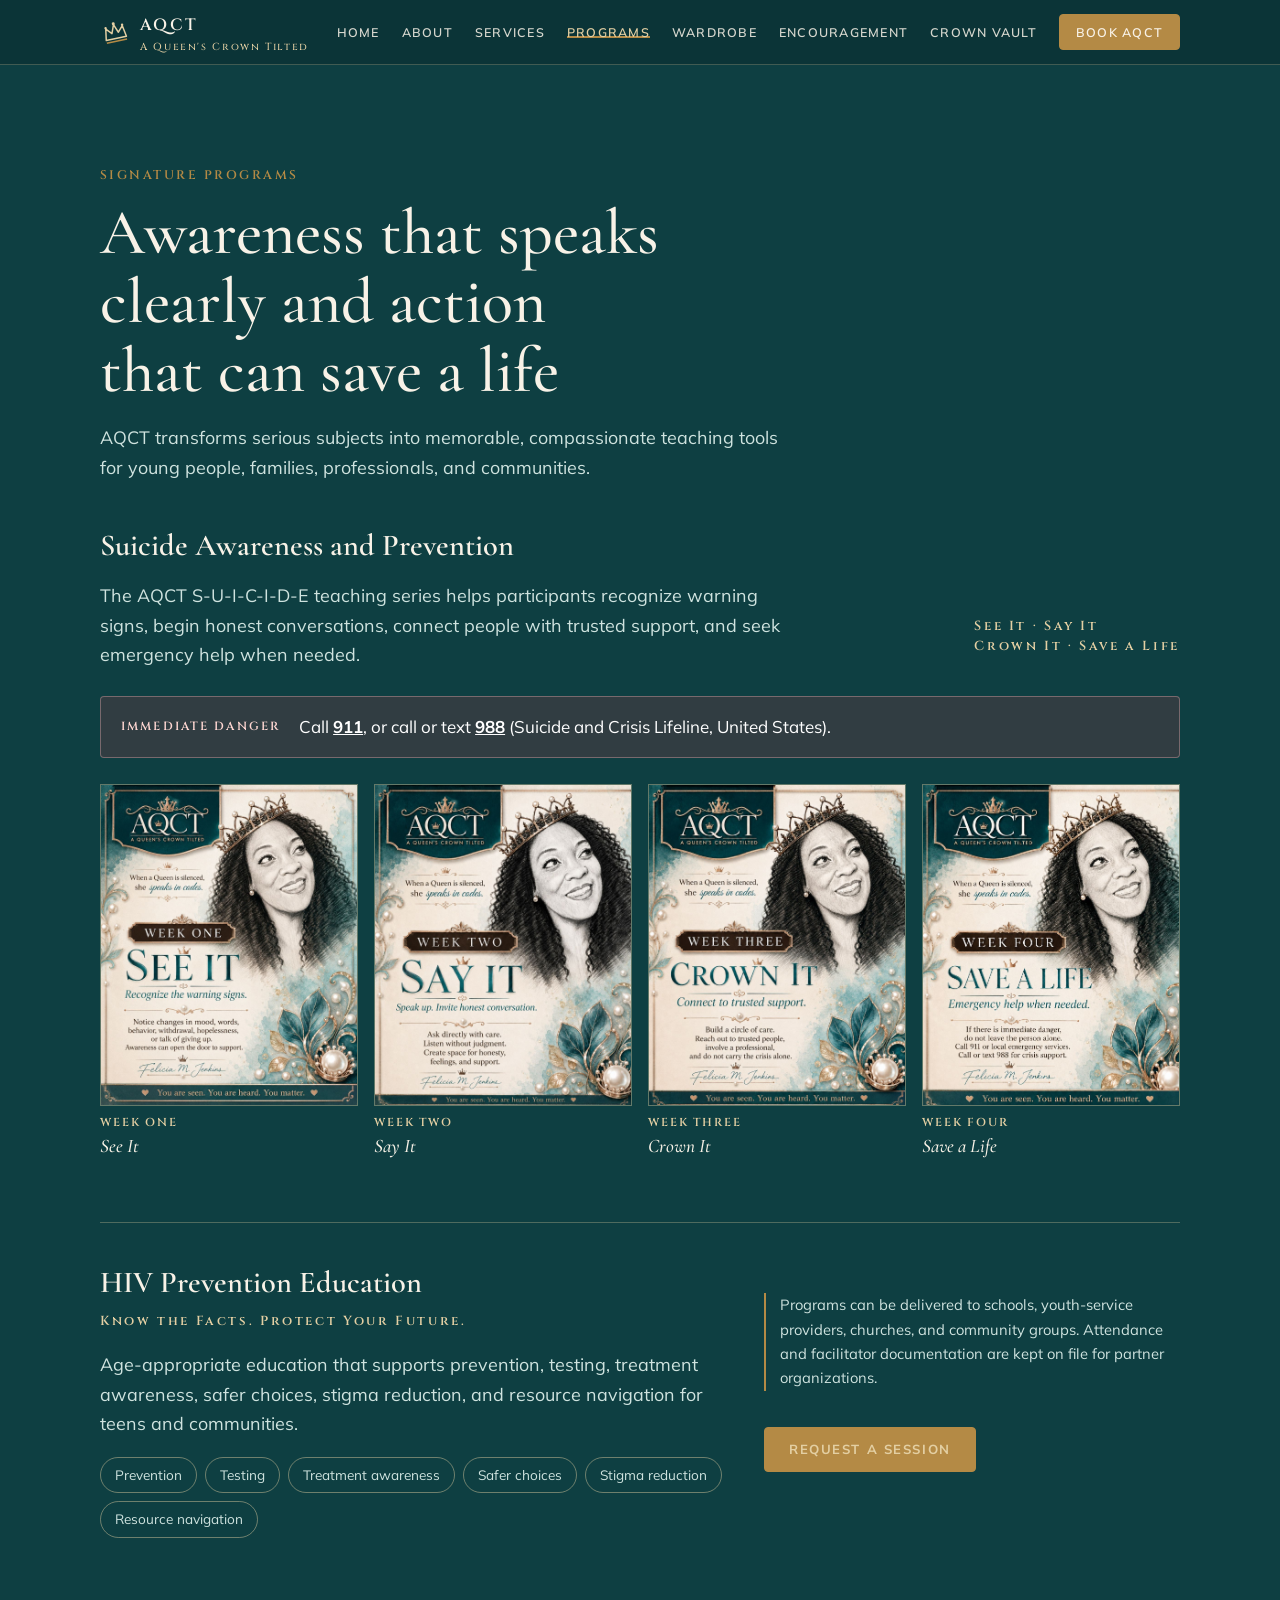
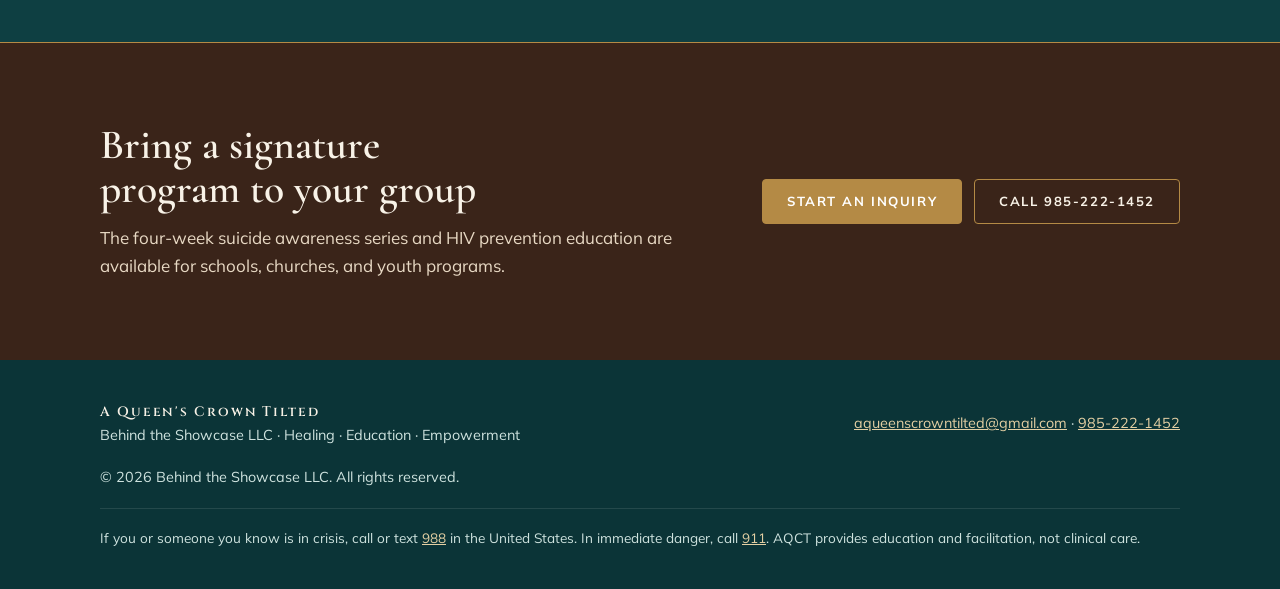
<file: programs.html>
<!doctype html>
<html lang="en">
<head>
<meta charset="utf-8">
<meta name="viewport" content="width=device-width, initial-scale=1, viewport-fit=cover">
<title>Signature Programs | A Queen's Crown Tilted</title>
<meta name="claude:viewport-fit-sides" content="cover">
<meta name="description" content="AQCT signature programs: the See It, Say It, Crown It, Save a Life suicide awareness series and HIV prevention education.">
<meta name="theme-color" content="#0e3f42">
<meta property="og:type" content="website">
<meta property="og:site_name" content="A Queen's Crown Tilted">
<meta property="og:title" content="Signature Programs | A Queen's Crown Tilted">
<meta property="og:description" content="AQCT signature programs: the See It, Say It, Crown It, Save a Life suicide awareness series and HIV prevention education.">
<meta property="og:image" content="assets/img/og-image.jpg">
<meta name="twitter:card" content="summary_large_image">
<link rel="icon" href="assets/favicon.svg" type="image/svg+xml">
<link rel="preconnect" href="https://fonts.googleapis.com">
<link rel="preconnect" href="https://fonts.gstatic.com" crossorigin>
<link rel="stylesheet" href="https://fonts.googleapis.com/css2?family=Cinzel:wght@500;600&family=Cormorant+Garamond:ital,wght@0,500;0,600;1,500&family=Mulish:wght@400;600;700&display=swap">
<link rel="stylesheet" href="assets/css/site.css">
</head>
<body>
<header class="site-head">
  <div class="wrap">
    <a class="brand" href="index.html" aria-label="A Queen's Crown Tilted, home">
      <svg viewBox="0 0 32 32" aria-hidden="true"><g transform="rotate(-12 16 16)"><path d="M5 23 L7 11 L12.5 17 L16 8 L19.5 17 L25 11 L27 23 Z" fill="none" stroke="#e3cfa3" stroke-width="1.6" stroke-linejoin="round"/><circle cx="16" cy="7" r="1.6" fill="#e3cfa3"/><circle cx="7" cy="10" r="1.3" fill="#e3cfa3"/><circle cx="25" cy="10" r="1.3" fill="#e3cfa3"/><path d="M5 26 H27" stroke="#b48a45" stroke-width="1.6"/></g></svg>
      <span><b>AQCT</b><small>A Queen's Crown Tilted</small></span>
    </a>
    <button class="menu-btn" id="menuBtn" aria-expanded="false" aria-controls="nav">Menu</button>
    <nav class="nav" id="nav" aria-label="Main">
      <a href="index.html">Home</a>
      <a href="about.html">About</a>
      <a href="services.html">Services</a>
      <a href="programs.html" aria-current="page">Programs</a>
      <a href="wardrobe.html">Wardrobe</a>
      <a href="encouragement.html">Encouragement</a>
      <a href="vault.html">Crown Vault</a>
      <a class="btn btn--gold" href="contact.html">Book AQCT</a>
    </nav>
  </div>
</header>
<main id="top">
<section class="band band--teal" id="programs" aria-labelledby="programs-title">
  <div class="wrap">
    <p class="eyebrow">Signature Programs</p>
    <h1 class="page-title" id="programs-title">Awareness that speaks clearly and action that can save a life</h1>
    <p class="lede">AQCT transforms serious subjects into memorable, compassionate teaching tools for young people, families, professionals, and communities.</p>

    <div class="program">
      <div class="program-head">
        <div>
          <h3>Suicide Awareness and Prevention</h3>
          <p class="lede">The AQCT S-U-I-C-I-D-E teaching series helps participants recognize warning signs, begin honest conversations, connect people with trusted support, and seek emergency help when needed.</p>
        </div>
        <p class="motto">See It · Say It<br>Crown It · Save a Life</p>
      </div>
      <div class="crisis" role="note">
        <strong>Immediate danger</strong>
        <span>Call <a href="tel:911">911</a>, or call or text <a href="tel:988">988</a> (Suicide and Crisis Lifeline, United States).</span>
      </div>
      <div class="weeks">
        <figure class="week"><button type="button" data-full="assets/img/week1-see-it.jpg" aria-label="Enlarge Week One, See It"><img src="assets/img/week1-see-it.jpg" width="1120" height="1400" loading="lazy" alt="Week One, See It: recognize the warning signs. Notice changes in mood, words, behavior, withdrawal, hopelessness, or talk of giving up."></button><figcaption>Week One<span>See It</span></figcaption></figure>
        <figure class="week"><button type="button" data-full="assets/img/week2-say-it.jpg" aria-label="Enlarge Week Two, Say It"><img src="assets/img/week2-say-it.jpg" width="1120" height="1400" loading="lazy" alt="Week Two, Say It: speak up and invite honest conversation. Ask directly with care and listen without judgment."></button><figcaption>Week Two<span>Say It</span></figcaption></figure>
        <figure class="week"><button type="button" data-full="assets/img/week3-crown-it.jpg" aria-label="Enlarge Week Three, Crown It"><img src="assets/img/week3-crown-it.jpg" width="1120" height="1400" loading="lazy" alt="Week Three, Crown It: connect to trusted support. Build a circle of care and involve a professional."></button><figcaption>Week Three<span>Crown It</span></figcaption></figure>
        <figure class="week"><button type="button" data-full="assets/img/week4-save-a-life.jpg" aria-label="Enlarge Week Four, Save a Life"><img src="assets/img/week4-save-a-life.jpg" width="1122" height="1399" loading="lazy" alt="Week Four, Save a Life: emergency help when needed. Do not leave the person alone; call 911 or call or text 988."></button><figcaption>Week Four<span>Save a Life</span></figcaption></figure>
      </div>
    </div>

    <div class="hiv">
      <div>
        <h3>HIV Prevention Education</h3>
        <p class="motto" style="margin-top:12px">Know the Facts. Protect Your Future.</p>
        <p class="lede">Age-appropriate education that supports prevention, testing, treatment awareness, safer choices, stigma reduction, and resource navigation for teens and communities.</p>
        <ul aria-label="Topics covered">
          <li>Prevention</li><li>Testing</li><li>Treatment awareness</li><li>Safer choices</li><li>Stigma reduction</li><li>Resource navigation</li>
        </ul>
      </div>
      <div>
        <p class="note">Programs can be delivered to schools, youth-service providers, churches, and community groups. Attendance and facilitator documentation are kept on file for partner organizations.</p>
        <a class="btn btn--gold" href="contact.html#hiv" style="margin-top:22px">Request a session</a>
      </div>
    </div>
  </div>
</section><section class="cta-band" aria-label="Book AQCT">
  <div class="wrap">
    <div><h2>Bring a signature program to your group</h2><p>The four-week suicide awareness series and HIV prevention education are available for schools, churches, and youth programs.</p></div>
    <div class="actions"><a class="btn btn--gold" href="contact.html#suicide">Start an inquiry</a><a class="btn btn--ghost" href="tel:+19852221452">Call 985-222-1452</a></div>
  </div>
</section>
</main>
<footer>
  <div class="wrap">
    <div><b>A Queen's Crown Tilted</b><p>Behind the Showcase LLC · Healing · Education · Empowerment</p></div>
    <p><a href="contact.html" style="color:var(--gold-soft)">aqueenscrowntilted@gmail.com</a> · <a href="tel:+19852221452" style="color:var(--gold-soft)">985-222-1452</a></p>
    <p>© <span id="yr">2026</span> Behind the Showcase LLC. All rights reserved.</p>
    <p class="footer-988">If you or someone you know is in crisis, call or text <a href="tel:988">988</a> in the United States. In immediate danger, call <a href="tel:911">911</a>. AQCT provides education and facilitation, not clinical care.</p>
  </div>
</footer>
<dialog class="lb" id="lb" aria-label="Image viewer"><button type="button" id="lbClose">Close</button><img id="lbImg" alt=""></dialog>
<script src="assets/js/site.js"></script>
</body>
</html>
</file>
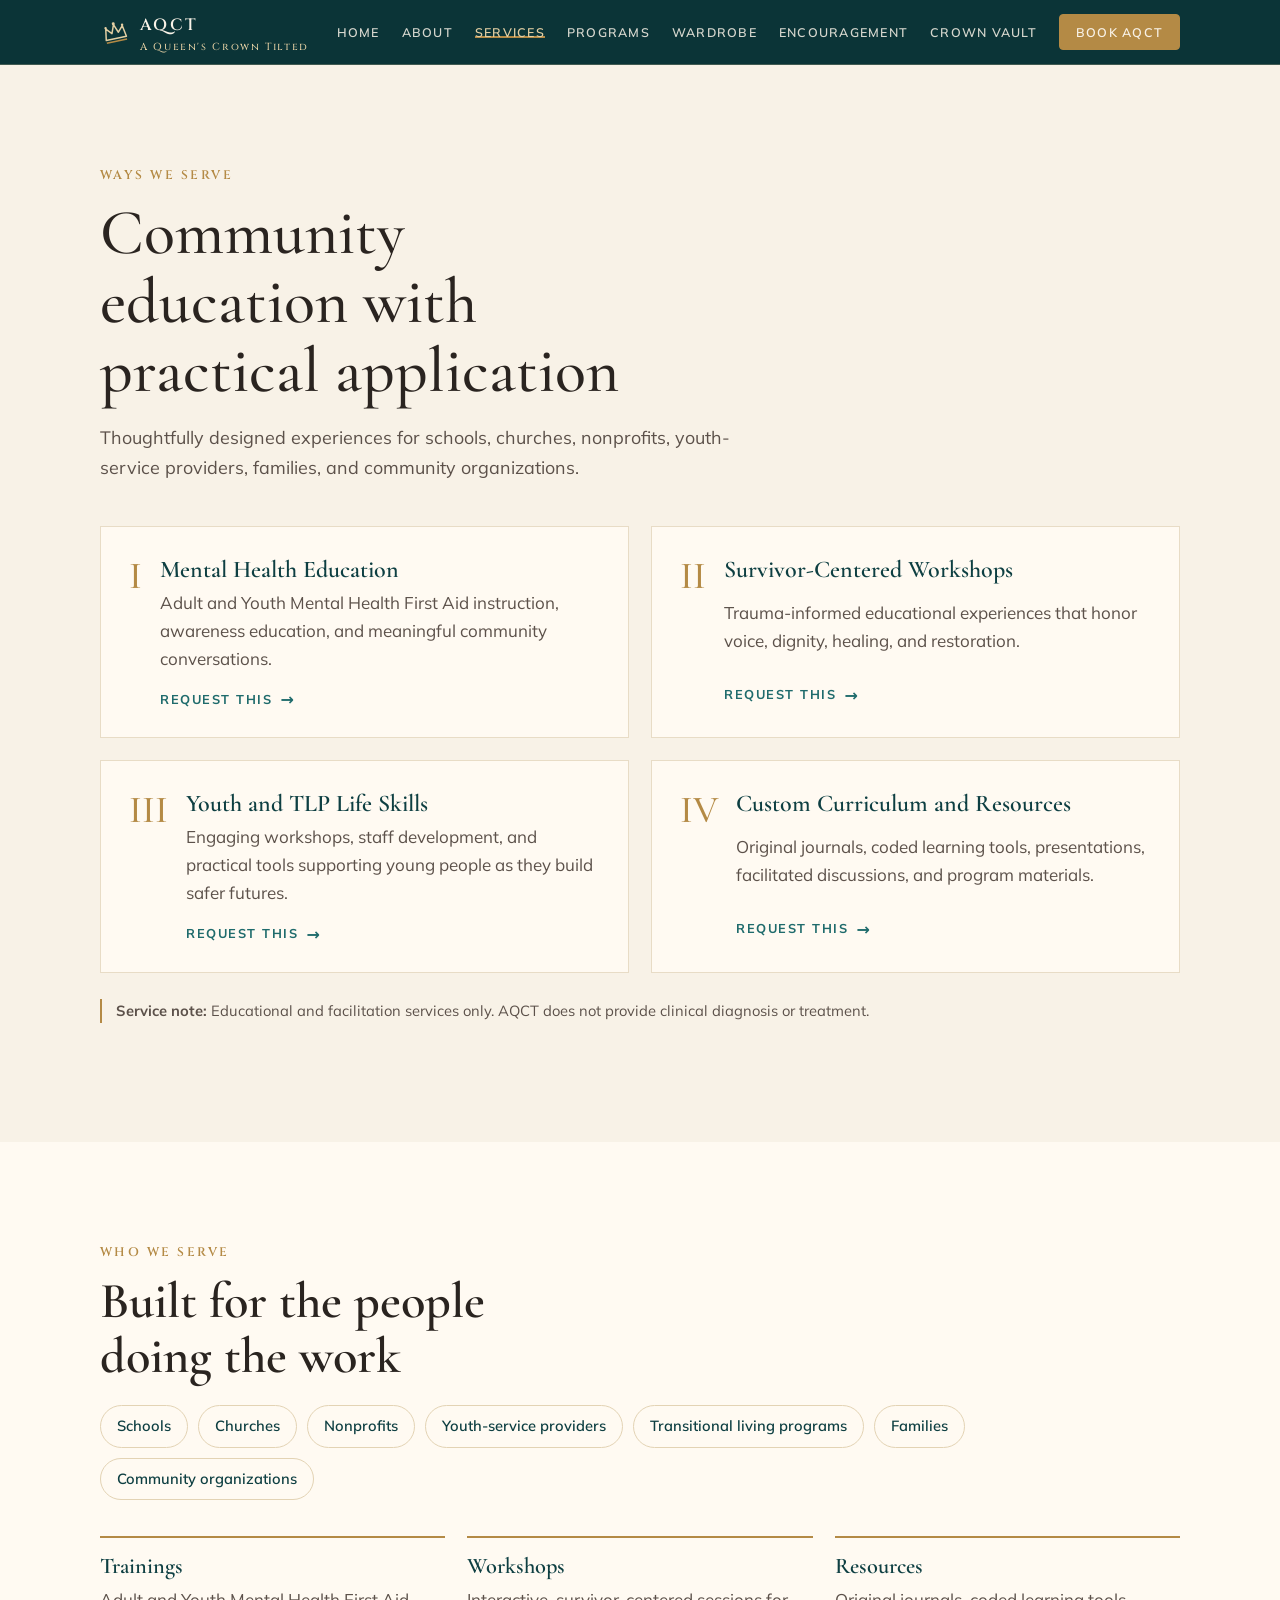
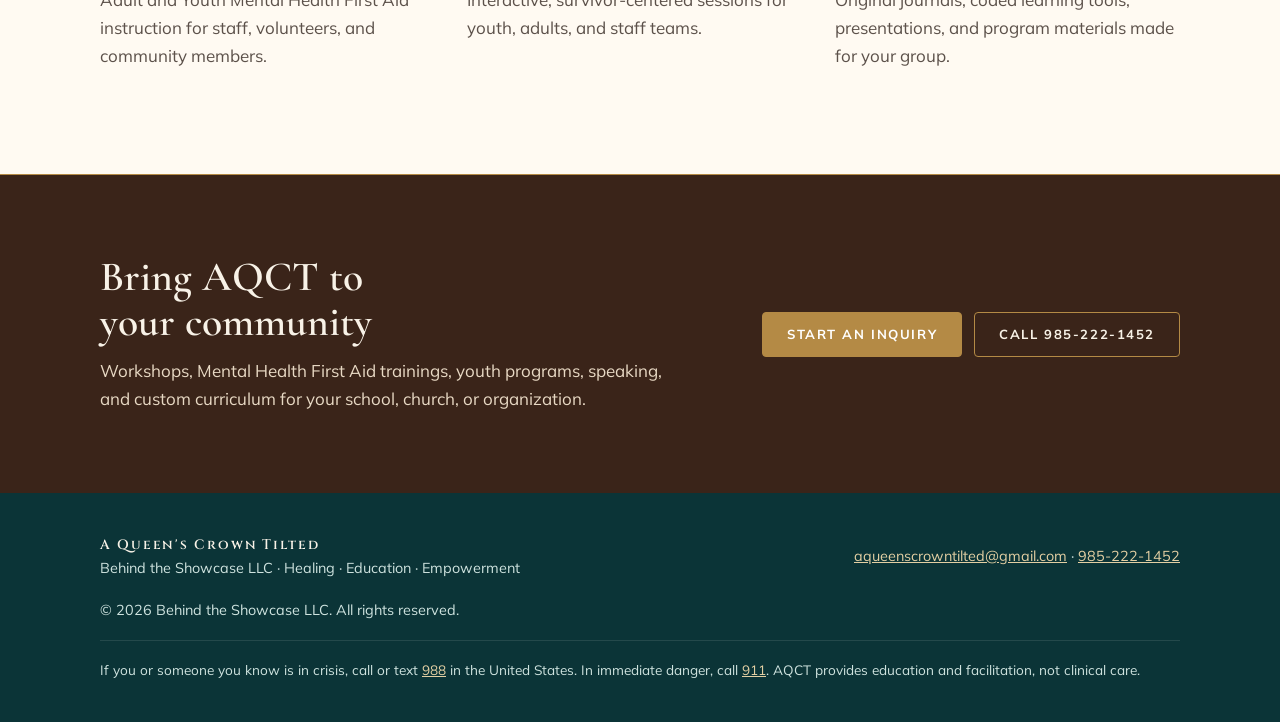
<file: services.html>
<!doctype html>
<html lang="en">
<head>
<meta charset="utf-8">
<meta name="viewport" content="width=device-width, initial-scale=1, viewport-fit=cover">
<title>Services | A Queen's Crown Tilted</title>
<meta name="claude:viewport-fit-sides" content="cover">
<meta name="description" content="Mental Health First Aid instruction, survivor-centered workshops, youth and TLP life skills, and custom curriculum for schools, churches, and nonprofits.">
<meta name="theme-color" content="#0e3f42">
<meta property="og:type" content="website">
<meta property="og:site_name" content="A Queen's Crown Tilted">
<meta property="og:title" content="Services | A Queen's Crown Tilted">
<meta property="og:description" content="Mental Health First Aid instruction, survivor-centered workshops, youth and TLP life skills, and custom curriculum for schools, churches, and nonprofits.">
<meta property="og:image" content="assets/img/og-image.jpg">
<meta name="twitter:card" content="summary_large_image">
<link rel="icon" href="assets/favicon.svg" type="image/svg+xml">
<link rel="preconnect" href="https://fonts.googleapis.com">
<link rel="preconnect" href="https://fonts.gstatic.com" crossorigin>
<link rel="stylesheet" href="https://fonts.googleapis.com/css2?family=Cinzel:wght@500;600&family=Cormorant+Garamond:ital,wght@0,500;0,600;1,500&family=Mulish:wght@400;600;700&display=swap">
<link rel="stylesheet" href="assets/css/site.css">
</head>
<body>
<header class="site-head">
  <div class="wrap">
    <a class="brand" href="index.html" aria-label="A Queen's Crown Tilted, home">
      <svg viewBox="0 0 32 32" aria-hidden="true"><g transform="rotate(-12 16 16)"><path d="M5 23 L7 11 L12.5 17 L16 8 L19.5 17 L25 11 L27 23 Z" fill="none" stroke="#e3cfa3" stroke-width="1.6" stroke-linejoin="round"/><circle cx="16" cy="7" r="1.6" fill="#e3cfa3"/><circle cx="7" cy="10" r="1.3" fill="#e3cfa3"/><circle cx="25" cy="10" r="1.3" fill="#e3cfa3"/><path d="M5 26 H27" stroke="#b48a45" stroke-width="1.6"/></g></svg>
      <span><b>AQCT</b><small>A Queen's Crown Tilted</small></span>
    </a>
    <button class="menu-btn" id="menuBtn" aria-expanded="false" aria-controls="nav">Menu</button>
    <nav class="nav" id="nav" aria-label="Main">
      <a href="index.html">Home</a>
      <a href="about.html">About</a>
      <a href="services.html" aria-current="page">Services</a>
      <a href="programs.html">Programs</a>
      <a href="wardrobe.html">Wardrobe</a>
      <a href="encouragement.html">Encouragement</a>
      <a href="vault.html">Crown Vault</a>
      <a class="btn btn--gold" href="contact.html">Book AQCT</a>
    </nav>
  </div>
</header>
<main id="top">
<section class="band" id="serve" aria-labelledby="serve-title">
  <div class="wrap">
    <p class="eyebrow">Ways We Serve</p>
    <h1 class="page-title" id="serve-title">Community education with practical application</h1>
    <p class="lede">Thoughtfully designed experiences for schools, churches, nonprofits, youth-service providers, families, and community organizations.</p>
    <div class="services">
      <article class="svc" id="mhfa"><span class="n">I</span><h3>Mental Health Education</h3><p>Adult and Youth Mental Health First Aid instruction, awareness education, and meaningful community conversations.</p><a class="more" href="contact.html#mhfa">Request this</a></article>
      <article class="svc" id="workshops"><span class="n">II</span><h3>Survivor-Centered Workshops</h3><p>Trauma-informed educational experiences that honor voice, dignity, healing, and restoration.</p><a class="more" href="contact.html#workshop">Request this</a></article>
      <article class="svc" id="youth"><span class="n">III</span><h3>Youth and TLP Life Skills</h3><p>Engaging workshops, staff development, and practical tools supporting young people as they build safer futures.</p><a class="more" href="contact.html#youth">Request this</a></article>
      <article class="svc" id="curriculum"><span class="n">IV</span><h3>Custom Curriculum and Resources</h3><p>Original journals, coded learning tools, presentations, facilitated discussions, and program materials.</p><a class="more" href="contact.html#curriculum">Request this</a></article>
    </div>
    <p class="note"><strong>Service note:</strong> Educational and facilitation services only. AQCT does not provide clinical diagnosis or treatment.</p>
  </div>
</section>
<section class="band band--paper" aria-labelledby="who">
  <div class="wrap">
    <p class="eyebrow">Who We Serve</p>
    <h2 id="who">Built for the people doing the work</h2>
    <ul class="audience">
      <li>Schools</li><li>Churches</li><li>Nonprofits</li><li>Youth-service providers</li><li>Transitional living programs</li><li>Families</li><li>Community organizations</li>
    </ul>
    <div class="formats">
      <div><h3>Trainings</h3><p>Adult and Youth Mental Health First Aid instruction for staff, volunteers, and community members.</p></div>
      <div><h3>Workshops</h3><p>Interactive, survivor-centered sessions for youth, adults, and staff teams.</p></div>
      <div><h3>Resources</h3><p>Original journals, coded learning tools, presentations, and program materials made for your group.</p></div>
    </div>
  </div>
</section>
<section class="cta-band" aria-label="Book AQCT">
  <div class="wrap">
    <div><h2>Bring AQCT to your community</h2><p>Workshops, Mental Health First Aid trainings, youth programs, speaking, and custom curriculum for your school, church, or organization.</p></div>
    <div class="actions"><a class="btn btn--gold" href="contact.html">Start an inquiry</a><a class="btn btn--ghost" href="tel:+19852221452">Call 985-222-1452</a></div>
  </div>
</section>
</main>
<footer>
  <div class="wrap">
    <div><b>A Queen's Crown Tilted</b><p>Behind the Showcase LLC · Healing · Education · Empowerment</p></div>
    <p><a href="contact.html" style="color:var(--gold-soft)">aqueenscrowntilted@gmail.com</a> · <a href="tel:+19852221452" style="color:var(--gold-soft)">985-222-1452</a></p>
    <p>© <span id="yr">2026</span> Behind the Showcase LLC. All rights reserved.</p>
    <p class="footer-988">If you or someone you know is in crisis, call or text <a href="tel:988">988</a> in the United States. In immediate danger, call <a href="tel:911">911</a>. AQCT provides education and facilitation, not clinical care.</p>
  </div>
</footer>
<dialog class="lb" id="lb" aria-label="Image viewer"><button type="button" id="lbClose">Close</button><img id="lbImg" alt=""></dialog>
<script src="assets/js/site.js"></script>
</body>
</html>
</file>
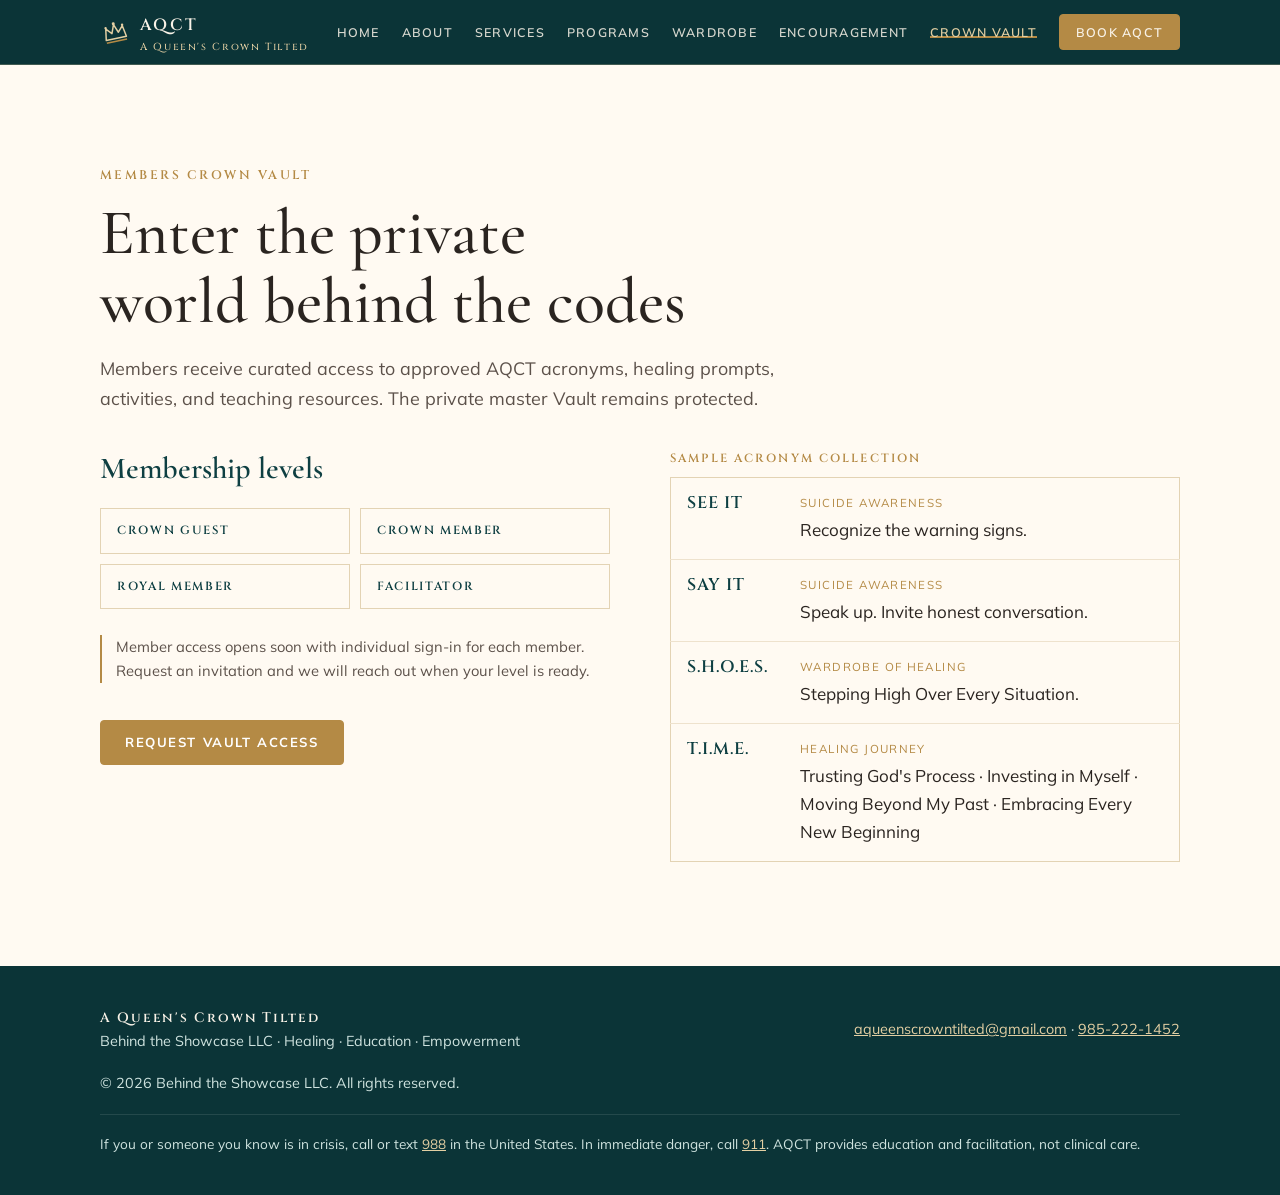
<file: vault.html>
<!doctype html>
<html lang="en">
<head>
<meta charset="utf-8">
<meta name="viewport" content="width=device-width, initial-scale=1, viewport-fit=cover">
<title>Members Crown Vault | A Queen's Crown Tilted</title>
<meta name="claude:viewport-fit-sides" content="cover">
<meta name="description" content="The AQCT Members Crown Vault: curated acronyms, healing prompts, activities, and teaching resources.">
<meta name="theme-color" content="#0e3f42">
<meta property="og:type" content="website">
<meta property="og:site_name" content="A Queen's Crown Tilted">
<meta property="og:title" content="Members Crown Vault | A Queen's Crown Tilted">
<meta property="og:description" content="The AQCT Members Crown Vault: curated acronyms, healing prompts, activities, and teaching resources.">
<meta property="og:image" content="assets/img/og-image.jpg">
<meta name="twitter:card" content="summary_large_image">
<link rel="icon" href="assets/favicon.svg" type="image/svg+xml">
<link rel="preconnect" href="https://fonts.googleapis.com">
<link rel="preconnect" href="https://fonts.gstatic.com" crossorigin>
<link rel="stylesheet" href="https://fonts.googleapis.com/css2?family=Cinzel:wght@500;600&family=Cormorant+Garamond:ital,wght@0,500;0,600;1,500&family=Mulish:wght@400;600;700&display=swap">
<link rel="stylesheet" href="assets/css/site.css">
</head>
<body>
<header class="site-head">
  <div class="wrap">
    <a class="brand" href="index.html" aria-label="A Queen's Crown Tilted, home">
      <svg viewBox="0 0 32 32" aria-hidden="true"><g transform="rotate(-12 16 16)"><path d="M5 23 L7 11 L12.5 17 L16 8 L19.5 17 L25 11 L27 23 Z" fill="none" stroke="#e3cfa3" stroke-width="1.6" stroke-linejoin="round"/><circle cx="16" cy="7" r="1.6" fill="#e3cfa3"/><circle cx="7" cy="10" r="1.3" fill="#e3cfa3"/><circle cx="25" cy="10" r="1.3" fill="#e3cfa3"/><path d="M5 26 H27" stroke="#b48a45" stroke-width="1.6"/></g></svg>
      <span><b>AQCT</b><small>A Queen's Crown Tilted</small></span>
    </a>
    <button class="menu-btn" id="menuBtn" aria-expanded="false" aria-controls="nav">Menu</button>
    <nav class="nav" id="nav" aria-label="Main">
      <a href="index.html">Home</a>
      <a href="about.html">About</a>
      <a href="services.html">Services</a>
      <a href="programs.html">Programs</a>
      <a href="wardrobe.html">Wardrobe</a>
      <a href="encouragement.html">Encouragement</a>
      <a href="vault.html" aria-current="page">Crown Vault</a>
      <a class="btn btn--gold" href="contact.html">Book AQCT</a>
    </nav>
  </div>
</header>
<main id="top">
<section class="band band--paper" id="vault" aria-labelledby="vault-title">
  <div class="wrap">
    <p class="eyebrow">Members Crown Vault</p>
    <h1 class="page-title" id="vault-title">Enter the private world behind the codes</h1>
    <p class="lede">Members receive curated access to approved AQCT acronyms, healing prompts, activities, and teaching resources. The private master Vault remains protected.</p>
    <div class="vault">
      <div>
        <h3 style="color:var(--teal-800)">Membership levels</h3>
        <div class="tiers"><div>Crown Guest</div><div>Crown Member</div><div>Royal Member</div><div>Facilitator</div></div>
        <p class="note">Member access opens soon with individual sign-in for each member. Request an invitation and we will reach out when your level is ready.</p>
        <a class="btn btn--gold" href="contact.html#vault" style="margin-top:22px">Request Vault access</a>
      </div>
      <div class="table-scroll">
        <table class="acro">
          <caption>Sample acronym collection</caption>
          <tbody>
            <tr><th scope="row">SEE IT</th><td><small>Suicide Awareness</small>Recognize the warning signs.</td></tr>
            <tr><th scope="row">SAY IT</th><td><small>Suicide Awareness</small>Speak up. Invite honest conversation.</td></tr>
            <tr><th scope="row">S.H.O.E.S.</th><td><small>Wardrobe of Healing</small>Stepping High Over Every Situation.</td></tr>
            <tr><th scope="row">T.I.M.E.</th><td><small>Healing Journey</small>Trusting God's Process · Investing in Myself · Moving Beyond My Past · Embracing Every New Beginning</td></tr>
          </tbody>
        </table>
      </div>
    </div>
  </div>
</section>
</main>
<footer>
  <div class="wrap">
    <div><b>A Queen's Crown Tilted</b><p>Behind the Showcase LLC · Healing · Education · Empowerment</p></div>
    <p><a href="contact.html" style="color:var(--gold-soft)">aqueenscrowntilted@gmail.com</a> · <a href="tel:+19852221452" style="color:var(--gold-soft)">985-222-1452</a></p>
    <p>© <span id="yr">2026</span> Behind the Showcase LLC. All rights reserved.</p>
    <p class="footer-988">If you or someone you know is in crisis, call or text <a href="tel:988">988</a> in the United States. In immediate danger, call <a href="tel:911">911</a>. AQCT provides education and facilitation, not clinical care.</p>
  </div>
</footer>
<dialog class="lb" id="lb" aria-label="Image viewer"><button type="button" id="lbClose">Close</button><img id="lbImg" alt=""></dialog>
<script src="assets/js/site.js"></script>
</body>
</html>
</file>
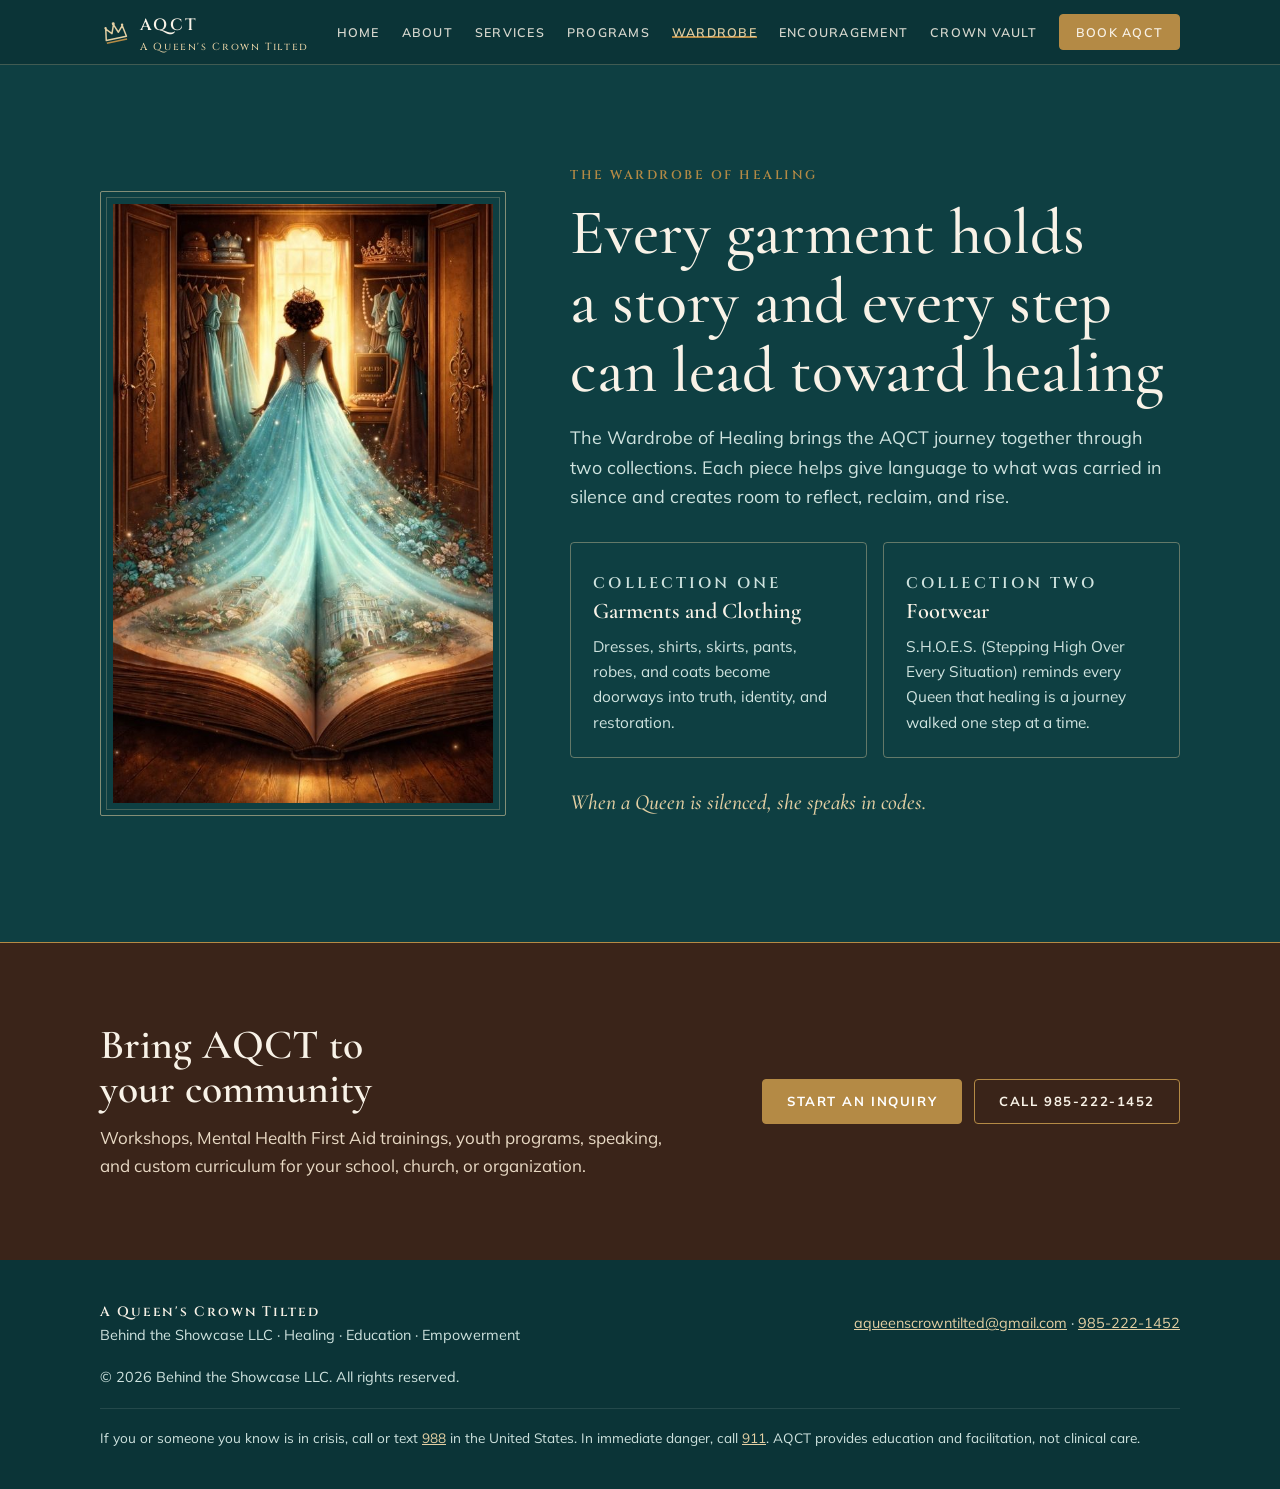
<file: wardrobe.html>
<!doctype html>
<html lang="en">
<head>
<meta charset="utf-8">
<meta name="viewport" content="width=device-width, initial-scale=1, viewport-fit=cover">
<title>The Wardrobe of Healing | A Queen's Crown Tilted</title>
<meta name="claude:viewport-fit-sides" content="cover">
<meta name="description" content="The Wardrobe of Healing: Garments and Footwear collections that give language to what was carried in silence.">
<meta name="theme-color" content="#0e3f42">
<meta property="og:type" content="website">
<meta property="og:site_name" content="A Queen's Crown Tilted">
<meta property="og:title" content="The Wardrobe of Healing | A Queen's Crown Tilted">
<meta property="og:description" content="The Wardrobe of Healing: Garments and Footwear collections that give language to what was carried in silence.">
<meta property="og:image" content="assets/img/og-image.jpg">
<meta name="twitter:card" content="summary_large_image">
<link rel="icon" href="assets/favicon.svg" type="image/svg+xml">
<link rel="preconnect" href="https://fonts.googleapis.com">
<link rel="preconnect" href="https://fonts.gstatic.com" crossorigin>
<link rel="stylesheet" href="https://fonts.googleapis.com/css2?family=Cinzel:wght@500;600&family=Cormorant+Garamond:ital,wght@0,500;0,600;1,500&family=Mulish:wght@400;600;700&display=swap">
<link rel="stylesheet" href="assets/css/site.css">
</head>
<body>
<header class="site-head">
  <div class="wrap">
    <a class="brand" href="index.html" aria-label="A Queen's Crown Tilted, home">
      <svg viewBox="0 0 32 32" aria-hidden="true"><g transform="rotate(-12 16 16)"><path d="M5 23 L7 11 L12.5 17 L16 8 L19.5 17 L25 11 L27 23 Z" fill="none" stroke="#e3cfa3" stroke-width="1.6" stroke-linejoin="round"/><circle cx="16" cy="7" r="1.6" fill="#e3cfa3"/><circle cx="7" cy="10" r="1.3" fill="#e3cfa3"/><circle cx="25" cy="10" r="1.3" fill="#e3cfa3"/><path d="M5 26 H27" stroke="#b48a45" stroke-width="1.6"/></g></svg>
      <span><b>AQCT</b><small>A Queen's Crown Tilted</small></span>
    </a>
    <button class="menu-btn" id="menuBtn" aria-expanded="false" aria-controls="nav">Menu</button>
    <nav class="nav" id="nav" aria-label="Main">
      <a href="index.html">Home</a>
      <a href="about.html">About</a>
      <a href="services.html">Services</a>
      <a href="programs.html">Programs</a>
      <a href="wardrobe.html" aria-current="page">Wardrobe</a>
      <a href="encouragement.html">Encouragement</a>
      <a href="vault.html">Crown Vault</a>
      <a class="btn btn--gold" href="contact.html">Book AQCT</a>
    </nav>
  </div>
</header>
<main id="top">
<section class="band band--teal" id="wardrobe" aria-labelledby="wardrobe-title">
  <div class="wrap wardrobe">
    <div class="frame"><img src="assets/img/wardrobe-of-healing.jpg" width="571" height="900" loading="lazy" alt="A woman in a flowing teal gown stands in an open wardrobe that rises from the pages of a glowing book."></div>
    <div>
      <p class="eyebrow">The Wardrobe of Healing</p>
      <h1 class="page-title" id="wardrobe-title">Every garment holds a story and every step can lead toward healing</h1>
      <p class="lede">The Wardrobe of Healing brings the AQCT journey together through two collections. Each piece helps give language to what was carried in silence and creates room to reflect, reclaim, and rise.</p>
      <div class="collections">
        <div class="collection"><p class="eyebrow">Collection One</p><h3>Garments and Clothing</h3><p>Dresses, shirts, skirts, pants, robes, and coats become doorways into truth, identity, and restoration.</p></div>
        <div class="collection"><p class="eyebrow">Collection Two</p><h3>Footwear</h3><p>S.H.O.E.S. (Stepping High Over Every Situation) reminds every Queen that healing is a journey walked one step at a time.</p></div>
      </div>
      <p class="codes" style="margin-top:30px;color:var(--gold-soft)">When a Queen is silenced, she speaks in codes.</p>
    </div>
  </div>
</section><section class="cta-band" aria-label="Book AQCT">
  <div class="wrap">
    <div><h2>Bring AQCT to your community</h2><p>Workshops, Mental Health First Aid trainings, youth programs, speaking, and custom curriculum for your school, church, or organization.</p></div>
    <div class="actions"><a class="btn btn--gold" href="contact.html">Start an inquiry</a><a class="btn btn--ghost" href="tel:+19852221452">Call 985-222-1452</a></div>
  </div>
</section>
</main>
<footer>
  <div class="wrap">
    <div><b>A Queen's Crown Tilted</b><p>Behind the Showcase LLC · Healing · Education · Empowerment</p></div>
    <p><a href="contact.html" style="color:var(--gold-soft)">aqueenscrowntilted@gmail.com</a> · <a href="tel:+19852221452" style="color:var(--gold-soft)">985-222-1452</a></p>
    <p>© <span id="yr">2026</span> Behind the Showcase LLC. All rights reserved.</p>
    <p class="footer-988">If you or someone you know is in crisis, call or text <a href="tel:988">988</a> in the United States. In immediate danger, call <a href="tel:911">911</a>. AQCT provides education and facilitation, not clinical care.</p>
  </div>
</footer>
<dialog class="lb" id="lb" aria-label="Image viewer"><button type="button" id="lbClose">Close</button><img id="lbImg" alt=""></dialog>
<script src="assets/js/site.js"></script>
</body>
</html>
</file>
<file: assets/css/site.css>
/* Layout: alternating cream and deep-teal bands, framed like her poster art; gold hairlines, Cinzel caps for labels */
:root{
  --teal-900:#0b3437; --teal-800:#0e3f42; --teal-600:#1f6b6c; --teal-200:#cfe3df;
  --cream:#f8f2e7; --paper:#fffaf2; --ink:#2a2420; --ink-soft:#5c514a;
  --gold:#b48a45; --gold-soft:#e3cfa3; --rose:#8e3b46;
  --f-display:"Cormorant Garamond", Georgia, "Times New Roman", serif;
  --f-label:"Cinzel", "Trajan Pro", Georgia, serif;
  --f-body:"Mulish", "Segoe UI", system-ui, -apple-system, sans-serif;
  --wrap:1120px; --r:4px;
  color-scheme:light;
}
*{box-sizing:border-box}
html{scroll-behavior:smooth;scroll-padding-top:76px}
@media (prefers-reduced-motion:reduce){html{scroll-behavior:auto}*{transition:none!important;animation:none!important}}
body{margin:0;background:var(--cream);color:var(--ink);font:400 17px/1.65 var(--f-body);-webkit-font-smoothing:antialiased}
img{max-width:100%;height:auto;display:block}
a{color:var(--teal-600)}
a:focus-visible,button:focus-visible,input:focus-visible,textarea:focus-visible,select:focus-visible{outline:2px solid var(--gold);outline-offset:3px}
.wrap{max-width:var(--wrap);margin:0 auto;padding-left:max(20px,env(safe-area-inset-left,0px));padding-right:max(20px,env(safe-area-inset-right,0px))}
.band{padding-block:clamp(56px,9vw,104px)}
.band--paper{background:var(--paper)}
.band--teal{background:var(--teal-800);color:var(--cream)}
.band--teal a{color:var(--gold-soft)}
.eyebrow{font:600 .78rem/1.2 var(--f-label);letter-spacing:.2em;text-transform:uppercase;color:var(--gold);margin:0 0 14px}
h1,h2,h3{font-family:var(--f-display);font-weight:600;line-height:1.08;text-wrap:balance;margin:0}
h2{font-size:clamp(2rem,4.4vw,3.15rem);max-width:22ch}
h3{font-size:clamp(1.5rem,2.6vw,1.9rem)}
.lede{font-size:1.12rem;color:var(--ink-soft);max-width:62ch;margin:18px 0 0}
.band--teal .lede{color:var(--teal-200)}
.rule{display:flex;align-items:center;gap:14px;color:var(--gold);margin:22px 0 0}
.rule::before,.rule::after{content:"";height:1px;background:currentColor;opacity:.55;width:56px}
.rule span{font-size:.7rem}
.codes{font:italic 500 1.35rem/1.3 var(--f-display);color:var(--gold)}
.btn{display:inline-flex;align-items:center;justify-content:center;gap:8px;font:700 .82rem/1 var(--f-body);letter-spacing:.12em;text-transform:uppercase;text-decoration:none;padding:15px 24px;border-radius:var(--r);border:1px solid var(--gold);cursor:pointer;transition:background .2s,color .2s}
.btn--gold{background:var(--gold);color:#fff}
.btn--gold:hover{background:#9c7535}
.btn--ghost{background:transparent;color:inherit}
.btn--ghost:hover{background:rgba(180,138,69,.14)}

/* header */
body::before{content:"";position:fixed;inset:0 0 auto;height:env(safe-area-inset-top,0px);z-index:60;background:var(--teal-900)}
.site-head{position:sticky;top:env(safe-area-inset-top,0px);z-index:50;background:var(--teal-900);color:var(--cream);border-bottom:1px solid rgba(227,207,163,.25)}
.site-head .wrap{display:flex;align-items:center;justify-content:space-between;gap:16px;min-height:64px}
.brand{display:flex;align-items:center;gap:10px;color:var(--cream);text-decoration:none}
.brand svg{width:30px;height:30px;flex:none}
.brand b{font:600 1.02rem/1 var(--f-label);letter-spacing:.14em}
.brand small{display:block;font:500 .64rem/1.3 var(--f-label);letter-spacing:.16em;color:var(--gold-soft);margin-top:3px}
.nav{display:flex;gap:22px;align-items:center}
.nav a{color:var(--cream);text-decoration:none;font:600 .78rem/1 var(--f-body);letter-spacing:.1em;text-transform:uppercase;opacity:.86}
.nav a:hover{opacity:1;color:var(--gold-soft)}
.nav .btn{padding:11px 16px;opacity:1}
.menu-btn{display:none;background:none;border:1px solid rgba(227,207,163,.5);color:var(--cream);border-radius:var(--r);padding:9px 12px;font:600 .75rem/1 var(--f-body);letter-spacing:.12em;text-transform:uppercase}
@media (max-width:1080px){
  .menu-btn{display:block}
  .nav{position:absolute;left:0;right:0;top:100%;flex-direction:column;align-items:stretch;gap:0;background:var(--teal-900);padding:8px max(20px,env(safe-area-inset-right,0px)) 20px max(20px,env(safe-area-inset-left,0px));border-bottom:1px solid rgba(227,207,163,.25)}
  .nav a{padding:14px 0;border-bottom:1px solid rgba(255,255,255,.08)}
  .nav .btn{margin-top:14px;padding:14px}
  .nav:not(.open){display:none}
}

/* hero */
.hero{background:radial-gradient(120% 90% at 85% 10%,#155457 0%,var(--teal-800) 45%,var(--teal-900) 100%);color:var(--cream);padding-block:clamp(48px,7vw,88px)}
.hero .wrap{display:grid;grid-template-columns:1.1fr .9fr;gap:clamp(32px,5vw,72px);align-items:center}
.hero h1{font-size:clamp(2.7rem,6.4vw,5rem);font-weight:500;letter-spacing:-.01em}
.hero h1 em{font-style:italic;color:var(--gold-soft)}
.hero .pillars{font:600 .8rem/1 var(--f-label);letter-spacing:.24em;text-transform:uppercase;color:var(--gold-soft);margin:0 0 22px}
.hero p.lede{color:var(--teal-200)}
.hero .cta{display:flex;flex-wrap:wrap;gap:12px;margin-top:30px}
.hero .codes{margin-top:30px;color:var(--gold-soft)}
.frame{position:relative;padding:12px;border:1px solid rgba(227,207,163,.55);border-radius:2px}
.frame::after{content:"";position:absolute;inset:5px;border:1px solid rgba(227,207,163,.25);pointer-events:none}
.hero .frame img{width:100%;aspect-ratio:4/5;object-fit:cover;object-position:top}
@media (max-width:820px){.hero .wrap{grid-template-columns:1fr}.hero .frame{max-width:440px}}

/* movement */
.trio{display:grid;grid-template-columns:repeat(3,1fr);gap:1px;background:var(--gold-soft);border:1px solid var(--gold-soft);margin-top:40px}
.trio div{background:var(--paper);padding:26px 22px;text-align:center}
.trio b{display:block;font:600 1.45rem/1.15 var(--f-display);color:var(--teal-800)}
.trio span{font:600 .7rem/1 var(--f-label);letter-spacing:.2em;text-transform:uppercase;color:var(--gold)}
@media (max-width:640px){.trio{grid-template-columns:1fr}}

/* services */
.services{display:grid;grid-template-columns:repeat(2,1fr);gap:22px;margin-top:44px}
.svc{background:var(--paper);border:1px solid #e8dcc6;padding:30px 28px;display:grid;grid-template-columns:auto 1fr;gap:6px 18px;min-width:0}
.svc .n{font:500 2.4rem/1 var(--f-display);color:var(--gold);grid-row:span 2}
.svc h3{font-size:1.5rem;color:var(--teal-800)}
.svc p{margin:0;color:var(--ink-soft)}
@media (max-width:700px){.services{grid-template-columns:1fr}}
.note{margin-top:26px;font-size:.92rem;color:var(--ink-soft);border-left:2px solid var(--gold);padding-left:14px}
.band--teal .note{color:var(--teal-200)}

/* programs */
.program{margin-top:48px;display:grid;gap:26px}
.program-head{display:grid;grid-template-columns:1fr auto;gap:20px;align-items:end}
@media (max-width:760px){.program-head{grid-template-columns:1fr}}
.motto{font:600 .82rem/1.5 var(--f-label);letter-spacing:.2em;color:var(--gold-soft)}
.crisis{display:flex;flex-wrap:wrap;gap:10px 18px;align-items:center;background:rgba(142,59,70,.28);border:1px solid rgba(255,190,190,.35);border-radius:var(--r);padding:16px 20px;color:#fff}
.crisis strong{font:600 .74rem/1 var(--f-label);letter-spacing:.18em;text-transform:uppercase;color:#ffd7d2}
.crisis a{color:#fff;font-weight:700}
.weeks{display:grid;grid-template-columns:repeat(4,1fr);gap:16px}
@media (max-width:900px){.weeks{grid-template-columns:repeat(2,1fr)}}
.week{margin:0}
.week button{all:unset;cursor:zoom-in;display:block;width:100%}
.week button:focus-visible{outline:2px solid var(--gold);outline-offset:3px}
.week img{width:100%;aspect-ratio:4/5;object-fit:cover;border:1px solid rgba(227,207,163,.4);transition:transform .25s}
.week button:hover img{transform:translateY(-3px)}
.week figcaption{margin-top:10px;font:600 .72rem/1.3 var(--f-label);letter-spacing:.16em;text-transform:uppercase;color:var(--gold-soft)}
.week figcaption span{display:block;font:italic 500 1.2rem/1.2 var(--f-display);letter-spacing:0;text-transform:none;color:var(--cream);margin-top:4px}
.hiv{margin-top:64px;padding-top:44px;border-top:1px solid rgba(227,207,163,.3);display:grid;grid-template-columns:1.2fr .8fr;gap:40px;align-items:start}
.hiv ul{margin:18px 0 0;padding:0;list-style:none;display:flex;flex-wrap:wrap;gap:8px}
.hiv li{font-size:.85rem;border:1px solid rgba(227,207,163,.45);border-radius:999px;padding:6px 14px;color:var(--teal-200)}
@media (max-width:760px){.hiv{grid-template-columns:1fr}}

/* encouragement */
.enc{display:grid;grid-template-columns:.95fr 1.05fr;gap:clamp(28px,5vw,64px);align-items:start;margin-top:40px}
@media (max-width:820px){.enc{grid-template-columns:1fr}}
.verse{margin:24px 0 0;font:italic 500 1.4rem/1.45 var(--f-display);color:var(--teal-800);border-left:2px solid var(--gold);padding-left:18px}
.verse cite{display:block;font:600 .74rem/1 var(--f-label);font-style:normal;letter-spacing:.18em;color:var(--gold);margin-top:10px}
.enc figure{margin:0}
.enc figcaption{font:600 .72rem/1.3 var(--f-label);letter-spacing:.18em;text-transform:uppercase;color:var(--gold);margin-top:10px}
.videos{display:grid;grid-template-columns:repeat(2,1fr);gap:10px;margin-top:28px}
@media (max-width:520px){.videos{grid-template-columns:1fr}}
.videos a{display:flex;align-items:center;gap:12px;background:var(--paper);border:1px solid #e8dcc6;border-radius:var(--r);padding:13px 15px;text-decoration:none;color:var(--ink);font-weight:600;font-size:.95rem;transition:border-color .2s}
.videos a:hover{border-color:var(--gold)}
.videos a i{flex:none;width:30px;height:30px;border-radius:50%;background:var(--teal-800);display:grid;place-items:center}
.videos a i::before{content:"";border-left:9px solid var(--gold-soft);border-top:6px solid transparent;border-bottom:6px solid transparent;margin-left:2px}

/* legacy */
.chapters{display:grid;grid-template-columns:repeat(2,1fr);gap:clamp(22px,3vw,34px);margin-top:44px}
@media (max-width:760px){.chapters{grid-template-columns:1fr}}
.chapter{display:grid;grid-template-rows:auto 1fr;background:var(--paper);border:1px solid #e8dcc6}
.chapter button{all:unset;cursor:zoom-in;display:block;background:#efe6d6}
.chapter button:focus-visible{outline:2px solid var(--gold);outline-offset:-2px}
.chapter img{width:100%;height:340px;object-fit:contain;padding:14px}
.chapter .body{padding:24px 26px 28px;border-top:1px solid #e8dcc6}
.chapter h3{color:var(--teal-800);margin-top:4px}
.chapter p{margin:10px 0 0;color:var(--ink-soft)}
.chapter .eyebrow{margin:0}

/* wardrobe */
.wardrobe{display:grid;grid-template-columns:.8fr 1.2fr;gap:clamp(28px,5vw,64px);align-items:center}
@media (max-width:820px){.wardrobe{grid-template-columns:1fr}.wardrobe .frame{max-width:380px}}
.collections{display:grid;grid-template-columns:repeat(2,1fr);gap:16px;margin-top:30px}
@media (max-width:560px){.collections{grid-template-columns:1fr}}
.collection{border:1px solid rgba(227,207,163,.4);padding:22px;border-radius:var(--r)}
.collection h3{font-size:1.4rem;color:var(--cream);margin-top:6px}
.collection p{margin:10px 0 0;color:var(--teal-200);font-size:.96rem}

/* vault */
.vault{display:grid;grid-template-columns:1fr 1fr;gap:clamp(28px,5vw,60px);margin-top:40px;align-items:start}
@media (max-width:860px){.vault{grid-template-columns:1fr}}
.tiers{display:grid;grid-template-columns:repeat(2,1fr);gap:10px;margin-top:22px}
.tiers div{border:1px solid #e3d3b4;background:var(--paper);padding:14px 16px;font:600 .74rem/1.3 var(--f-label);letter-spacing:.14em;text-transform:uppercase;color:var(--teal-800)}
.acro{width:100%;border-collapse:collapse;background:var(--paper);border:1px solid #e3d3b4}
.acro caption{text-align:left;font:600 .74rem/1 var(--f-label);letter-spacing:.18em;text-transform:uppercase;color:var(--gold);padding-bottom:12px}
.acro th,.acro td{padding:15px 16px;border-bottom:1px solid #eee2cd;text-align:left;vertical-align:top}
.acro th{font:600 1.05rem/1.2 var(--f-label);letter-spacing:.06em;color:var(--teal-800);white-space:nowrap}
.acro td small{display:block;font-size:.72rem;letter-spacing:.12em;text-transform:uppercase;color:var(--gold);margin-bottom:4px}
.acro tr:last-child td,.acro tr:last-child th{border-bottom:0}
.table-scroll{overflow-x:auto}

/* founder */
.founder{display:grid;grid-template-columns:.75fr 1.25fr;gap:clamp(28px,5vw,64px);align-items:center}
@media (max-width:820px){.founder{grid-template-columns:1fr}.founder .frame{max-width:360px}}
.founder .frame{border-color:var(--gold-soft);background:#fff}
.roles{font:600 .8rem/1.4 var(--f-label);letter-spacing:.2em;text-transform:uppercase;color:var(--teal-600);margin:16px 0 0}
.founder p{max-width:60ch}

/* contact */
.contact{display:grid;grid-template-columns:1fr 1fr;gap:clamp(28px,5vw,60px);margin-top:40px;align-items:start}
@media (max-width:860px){.contact{grid-template-columns:1fr}}
.direct{display:grid;gap:14px}
.direct div{border:1px solid rgba(227,207,163,.4);border-radius:var(--r);padding:18px 20px}
.direct span{display:block;font:600 .7rem/1 var(--f-label);letter-spacing:.2em;text-transform:uppercase;color:var(--gold-soft);margin-bottom:8px}
.direct a{font:500 1.35rem/1.2 var(--f-display);color:var(--cream);text-decoration:none;word-break:break-word}
.direct a:hover{color:var(--gold-soft)}
form{display:grid;gap:14px;background:var(--paper);color:var(--ink);padding:28px;border-radius:var(--r)}
form label{display:grid;gap:6px;font-weight:700;font-size:.85rem}
form input,form select,form textarea{font:inherit;font-weight:400;color:var(--ink);background:#fff;border:1px solid #d9c9aa;border-radius:var(--r);padding:12px 13px;width:100%}
form textarea{min-height:120px;resize:vertical}
.row2{display:grid;grid-template-columns:1fr 1fr;gap:14px}
@media (max-width:520px){.row2{grid-template-columns:1fr}}
.form-msg{font-size:.88rem;color:var(--teal-600);margin:0}

/* footer */
footer{background:var(--teal-900);color:var(--teal-200);padding-block:40px calc(40px + env(safe-area-inset-bottom,0px));font-size:.9rem}
footer .wrap{display:flex;flex-wrap:wrap;justify-content:space-between;gap:18px;align-items:center}
footer b{font:600 .85rem/1 var(--f-label);letter-spacing:.14em;color:var(--cream)}
footer p{margin:0}
.footer-988{flex-basis:100%;border-top:1px solid rgba(255,255,255,.1);padding-top:18px;font-size:.85rem}
.footer-988 a{color:var(--gold-soft)}

/* lightbox */
dialog.lb{border:0;padding:0;background:transparent;max-width:min(92vw,900px);max-height:92vh}
dialog.lb::backdrop{background:rgba(6,26,28,.88)}
dialog.lb img{max-height:86vh;width:auto;margin:0 auto}
dialog.lb button{position:absolute;top:8px;right:8px;background:var(--teal-900);color:var(--cream);border:1px solid var(--gold);border-radius:var(--r);padding:8px 12px;font:600 .72rem/1 var(--f-body);letter-spacing:.12em;text-transform:uppercase;cursor:pointer}

/* multi-page additions */
.nav a[aria-current="page"]{opacity:1;color:var(--gold-soft);box-shadow:inset 0 -2px 0 var(--gold)}
@media (max-width:1080px){.nav a[aria-current="page"]{box-shadow:none}}
.nav .btn[aria-current="page"]{box-shadow:none;color:#fff}
.page-title{font-size:clamp(2.5rem,5.6vw,4rem);font-weight:500;max-width:20ch}
.band--teal .page-title{color:var(--cream)}
.cta-band{background:#3a2419;border-top:1px solid var(--gold);color:var(--cream);padding-block:clamp(48px,7vw,80px)}
.cta-band .wrap{display:grid;grid-template-columns:1fr auto;gap:24px 40px;align-items:center}
.cta-band h2{color:var(--cream);font-size:clamp(1.8rem,3.6vw,2.6rem)}
.cta-band p{margin:12px 0 0;color:#e8d9c4;max-width:58ch}
.cta-band .actions{display:flex;flex-wrap:wrap;gap:12px}
@media (max-width:760px){.cta-band .wrap{grid-template-columns:1fr}}
.more{display:inline-flex;align-items:center;gap:8px;margin-top:22px;font:700 .8rem/1 var(--f-body);letter-spacing:.12em;text-transform:uppercase;text-decoration:none;color:var(--teal-600)}
.more::after{content:"\2192";font-size:1rem}
.band--teal .more{color:var(--gold-soft)}
.svc-links{display:grid;grid-template-columns:repeat(4,1fr);gap:1px;background:#e3d3b4;border:1px solid #e3d3b4;margin-top:40px}
.svc-links a{background:var(--paper);padding:24px 22px;text-decoration:none;color:var(--ink);display:grid;gap:8px;transition:background .2s}
.svc-links a:hover{background:#fff}
.svc-links b{font:600 1.35rem/1.15 var(--f-display);color:var(--teal-800)}
.svc-links span{font:500 1.6rem/1 var(--f-display);color:var(--gold)}
.svc-links small{color:var(--ink-soft);font-size:.9rem}
@media (max-width:900px){.svc-links{grid-template-columns:repeat(2,1fr)}}
@media (max-width:520px){.svc-links{grid-template-columns:1fr}}
.explore{display:grid;grid-template-columns:repeat(3,1fr);gap:22px;margin-top:40px}
@media (max-width:860px){.explore{grid-template-columns:1fr}}
.tile{display:grid;grid-template-rows:auto 1fr;text-decoration:none;color:var(--cream);border:1px solid rgba(227,207,163,.35);background:var(--teal-900);transition:transform .25s,border-color .25s}
.tile:hover{transform:translateY(-3px);border-color:var(--gold)}
.tile img{width:100%;height:260px;object-fit:cover;object-position:top}
.tile div{padding:22px 22px 26px}
.tile h3{font-size:1.6rem;margin-top:6px;color:var(--cream)}
.tile p{margin:10px 0 0;color:var(--teal-200);font-size:.96rem}
.tile .more{color:var(--gold-soft);margin-top:16px}
.proof{display:grid;grid-template-columns:.8fr 1.2fr;gap:clamp(28px,5vw,64px);align-items:center}
@media (max-width:820px){.proof{grid-template-columns:1fr}.proof .frame{max-width:460px}}
.proof .frame{border-color:var(--gold-soft);background:#fff}
.audience{display:flex;flex-wrap:wrap;gap:10px;margin:22px 0 0;padding:0;list-style:none}
.audience li{border:1px solid #e3d3b4;background:var(--paper);border-radius:999px;padding:8px 16px;font-size:.92rem;color:var(--teal-800);font-weight:600}
.formats{display:grid;grid-template-columns:repeat(3,1fr);gap:22px;margin-top:36px}
@media (max-width:760px){.formats{grid-template-columns:1fr}}
.formats div{border-top:2px solid var(--gold);padding-top:16px}
.formats h3{font-size:1.4rem;color:var(--teal-800)}
.formats p{margin:8px 0 0;color:var(--ink-soft)}
.svc .more{grid-column:2;margin-top:12px}
</file>
